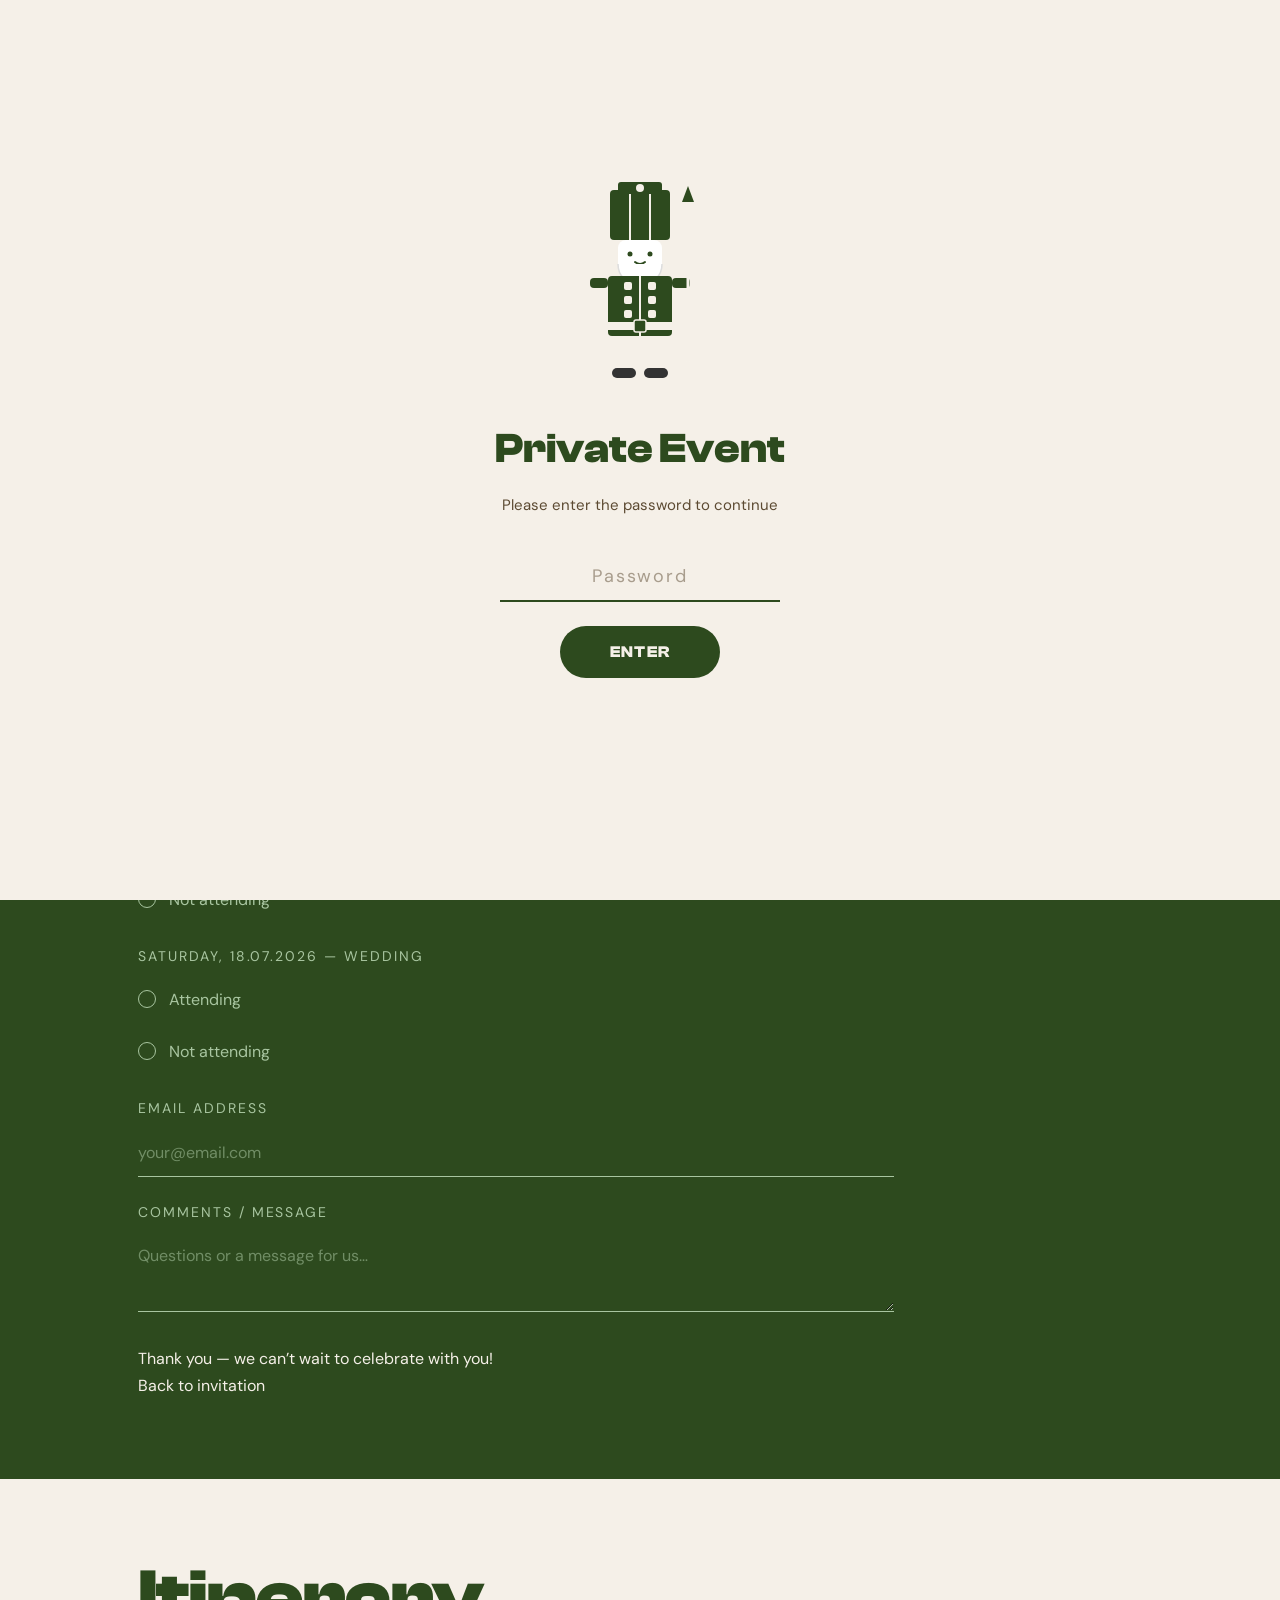
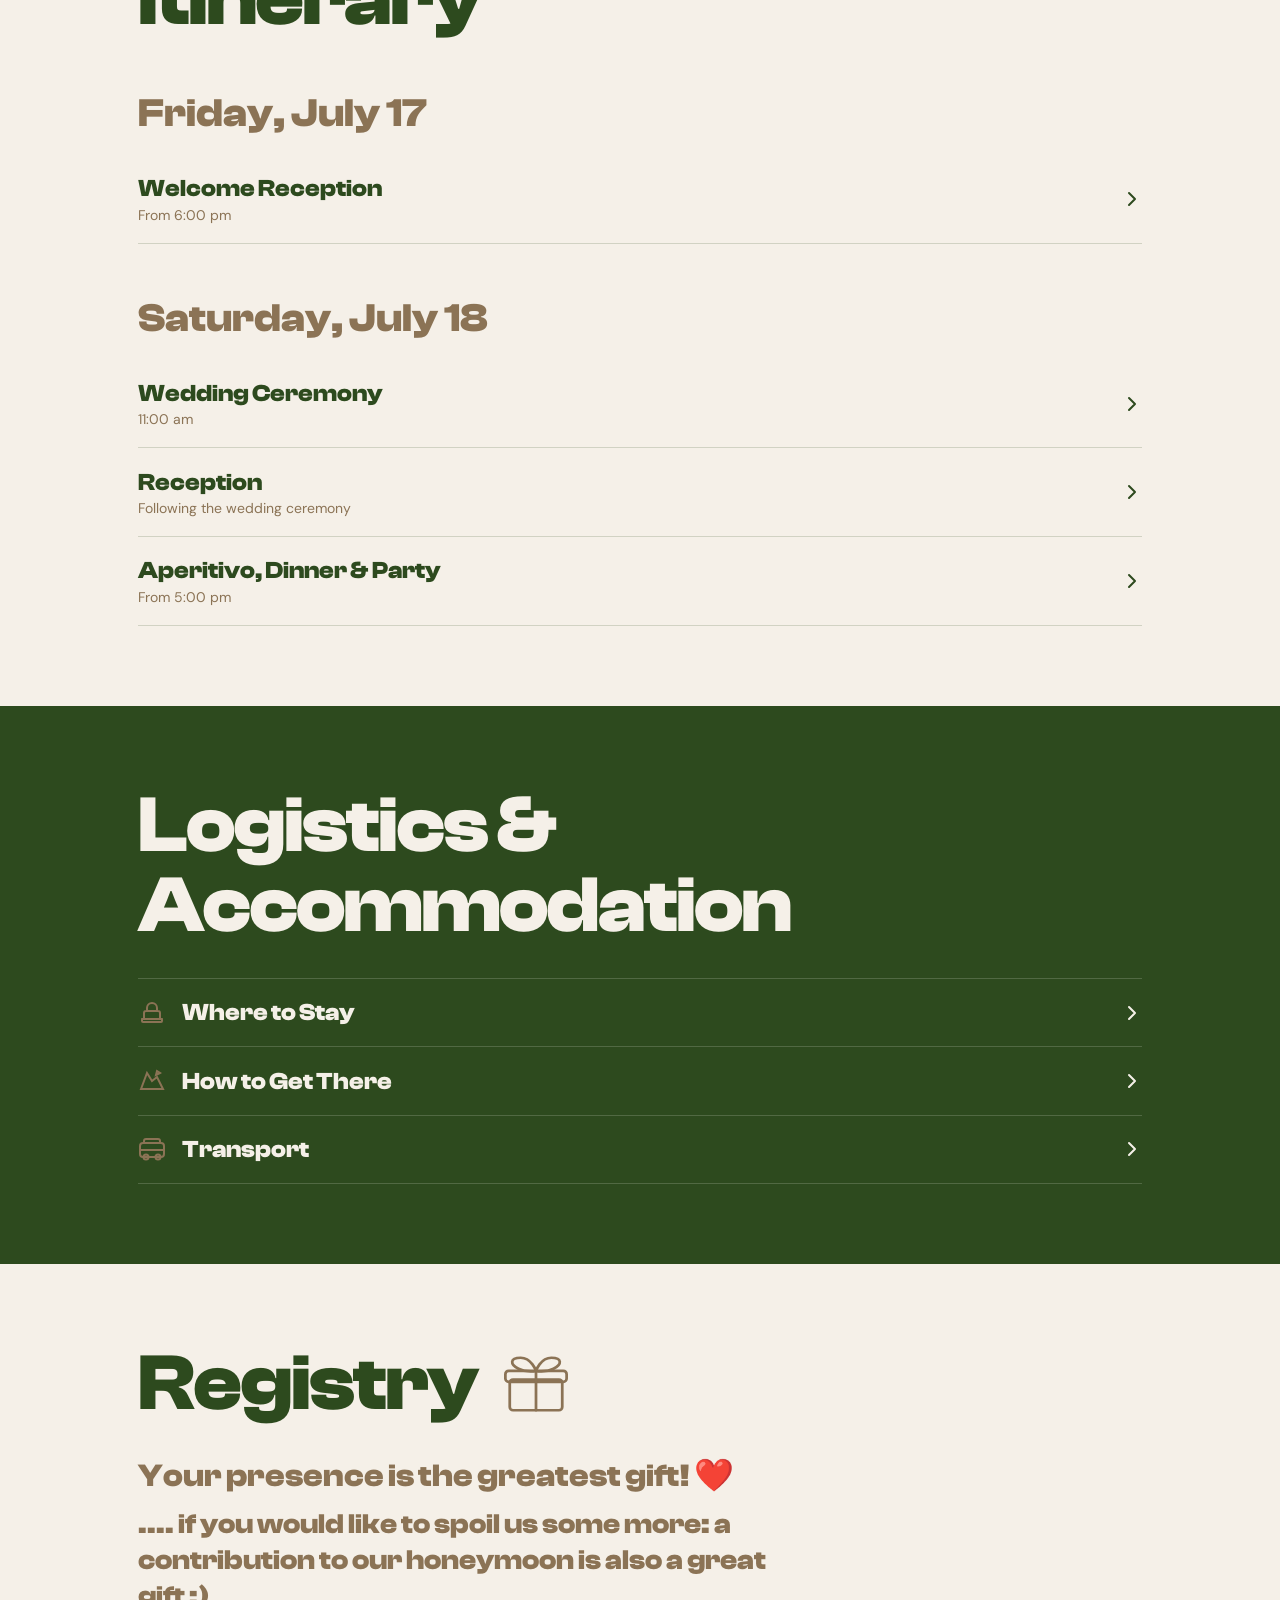
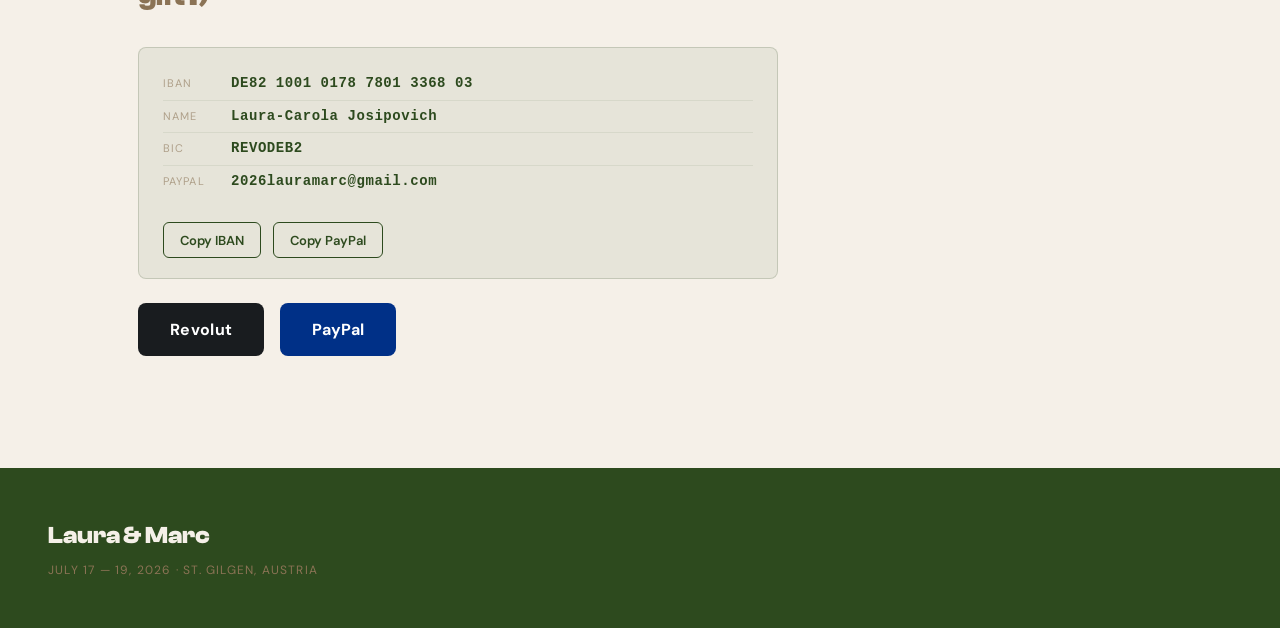
<file: index.html>
<!DOCTYPE html>
<html lang="en">
<head>
<meta charset="UTF-8">
<meta name="viewport" content="width=device-width, initial-scale=1.0">
<title>Laura &amp; Marc — July 2026</title>
<script src="color-config.js"></script>
<link rel="preconnect" href="https://fonts.googleapis.com">
<link rel="preconnect" href="https://fonts.gstatic.com" crossorigin>
<link href="https://fonts.googleapis.com/css2?family=DM+Sans:ital,wght@0,300;0,400;1,300;1,400&display=swap" rel="stylesheet">
<style>
@font-face {
  font-family: 'ClashDisplay';
  src: url('ClashDisplay_Complete/Fonts/WEB/fonts/ClashDisplay-Bold.woff2') format('woff2'),
       url('ClashDisplay_Complete/Fonts/WEB/fonts/ClashDisplay-Bold.woff') format('woff');
  font-weight: 700; font-display: swap;
}
@font-face {
  font-family: 'ClashDisplay';
  src: url('ClashDisplay_Complete/Fonts/WEB/fonts/ClashDisplay-Semibold.woff2') format('woff2'),
       url('ClashDisplay_Complete/Fonts/WEB/fonts/ClashDisplay-Semibold.woff') format('woff');
  font-weight: 600; font-display: swap;
}

*, *::before, *::after { margin: 0; padding: 0; box-sizing: border-box; }

:root {
  --display: 'ClashDisplay', sans-serif;
  --body: 'DM Sans', sans-serif;
  --nav-bg: #F5F0E8;
  --nav-text: #2D4A1E;
  --accent: #8B7355;
}

/* ===== SECTION SYSTEM ===== */
.section-hero      { --sec-bg:#F5F0E8; --sec-title:#2D4A1E; --sec-text:#5C4A32; --sec-border:rgba(45,74,30,0.15); }
.section-rsvp      { --sec-bg:#2D4A1E; --sec-title:#F5F0E8; --sec-text:#F5F0E8; --sec-input:#A8C5A0; --sec-border:rgba(245,240,232,0.2); }
.section-itinerary { --sec-bg:#F5F0E8; --sec-title:#2D4A1E; --sec-text:#5C4A32; --sec-border:rgba(45,74,30,0.15); }
.section-logistics { --sec-bg:#2D4A1E; --sec-title:#F5F0E8; --sec-text:#D9E8D2; --sec-border:rgba(245,240,232,0.2); }
.section-registry  { --sec-bg:#F5F0E8; --sec-title:#2D4A1E; --sec-text:#5C4A32; --sec-border:rgba(45,74,30,0.15); }

section { background: var(--sec-bg, #F5F0E8); color: var(--sec-text, #5C4A32); }

.section-inner {
  max-width: 1100px;
  margin: 0 auto;
  padding: 80px 48px;
}

/* Heart cursor — green on light sections */
html, body, a, button, label, input, textarea, select {
  cursor: url("data:image/svg+xml,%3Csvg xmlns='http://www.w3.org/2000/svg' width='24' height='24' viewBox='0 0 24 24'%3E%3Cpath d='M12 21C12 21 3 13.5 3 8.5C3 5.5 5.5 3 8 3C9.5 3 11 4 12 5.5C13 4 14.5 3 16 3C18.5 3 21 5.5 21 8.5C21 13.5 12 21 12 21Z' fill='%232D4A1E' stroke='%231a2e12' stroke-width='1' stroke-linecap='round' stroke-linejoin='round' transform='rotate(-8 12 12)'/%3E%3C/svg%3E") 12 12, auto;
}
/* Heart cursor — cream on dark (green) sections */
body.cursor-light, body.cursor-light * {
  cursor: url("data:image/svg+xml,%3Csvg xmlns='http://www.w3.org/2000/svg' width='24' height='24' viewBox='0 0 24 24'%3E%3Cpath d='M12 21C12 21 3 13.5 3 8.5C3 5.5 5.5 3 8 3C9.5 3 11 4 12 5.5C13 4 14.5 3 16 3C18.5 3 21 5.5 21 8.5C21 13.5 12 21 12 21Z' fill='%23F5F0E8' stroke='%232D4A1E' stroke-width='1' stroke-linecap='round' stroke-linejoin='round' transform='rotate(-8 12 12)'/%3E%3C/svg%3E") 12 12, auto !important;
}

html { scroll-behavior: smooth; scroll-padding-top: 70px; }

body {
  font-family: var(--body);
  background: #F5F0E8;
  font-size: 16px;
  line-height: 1.7;
  font-weight: 400;
  -webkit-font-smoothing: antialiased;
}

/* ===== NAV ===== */
nav {
  position: fixed;
  top: 0; left: 0; right: 0;
  z-index: 100;
  padding: 1.2rem 3rem;
  background: transparent;
  transition: background 0.3s;
}
nav.scrolled {
  background: rgba(245,240,232,0.96);
  backdrop-filter: blur(12px);
  -webkit-backdrop-filter: blur(12px);
}
.nav-inner {
  display: flex;
  align-items: center;
  justify-content: flex-end;
  gap: 2rem;
}
.nav-links { display: flex; gap: 2rem; list-style: none; align-items: center; }

.nav-link {
  font-family: var(--display);
  font-weight: 700;
  font-size: 15px;
  letter-spacing: 0.06em;
  text-transform: uppercase;
  color: var(--nav-text, #2D4A1E);
  cursor: pointer;
  text-decoration: none;
  position: relative;
  padding-bottom: 4px;
  white-space: nowrap;
}
.nav-link:hover { opacity: 0.65; }
.nav-link.active::after {
  content: '';
  position: absolute;
  bottom: 0; left: 50%; transform: translateX(-50%);
  width: 5px; height: 5px;
  background: var(--nav-text, #2D4A1E);
  border-radius: 50%;
}
.nav-game-link { display: flex !important; align-items: center; padding-bottom: 0 !important; transition: transform 0.2s; }
.nav-game-link:hover { transform: scale(1.15); opacity: 1; }

/* Lang toggle */
.lang-toggle { display: flex; align-items: center; gap: 3px; }
.lang-btn {
  font-family: var(--display);
  font-size: 12px; font-weight: 700;
  letter-spacing: 0.08em;
  padding: 3px 9px;
  border-radius: 20px;
  border: 1.5px solid var(--nav-text, #2D4A1E);
  background: transparent;
  color: var(--nav-text, #2D4A1E);
  cursor: pointer;
  transition: background 0.2s, color 0.2s, border-color 0.2s;
  min-height: 28px;
}
.lang-btn.active { background: var(--accent,#8B7355); border-color: var(--accent,#8B7355); color: #F5F0E8; }

/* Hamburger */
.nav-toggle { display: none; background: none; border: none; cursor: pointer; padding: 0.4rem; }
.nav-toggle span { display: block; width: 22px; height: 2px; background: var(--nav-text,#2D4A1E); margin: 5px 0; transition: background 0.2s; }

/* ===== GAME OVERLAY ===== */
.game-overlay { display: none; position: fixed; top:0;left:0;right:0;bottom:0; z-index:99; background:rgba(0,0,0,0.5); }
.game-overlay.active { display: block; }
.game-container { position:fixed; top:60px;left:0;right:0;bottom:0; z-index:99; display:none; }
.game-container.active { display: block; }
.game-container iframe { width:100%; height:100%; border:none; }
.game-close { position:fixed; top:70px;right:20px; z-index:101; background:#2D4A1E; color:#F5F0E8; border:none; width:36px;height:36px; border-radius:50%; font-size:20px; font-weight:700; cursor:pointer; display:none; align-items:center; justify-content:center; font-family:var(--body); transition:opacity 0.2s; }
.game-close:hover { opacity: 0.8; }
.game-close.active { display: flex; }

/* ===== PASSWORD SCREEN ===== */
.pw-screen { position:fixed; top:0;left:0;right:0;bottom:0; z-index:9999; background:#F5F0E8; display:flex; flex-direction:column; align-items:center; justify-content:center; text-align:center; padding:2rem; }
.pw-screen.hidden { display: none; }
.pw-beefeater { width:120px; height:auto; margin-bottom:2rem; }
.pw-title { font-family:var(--display); font-weight:700; font-size:clamp(28px,5vw,42px); color:#2D4A1E; margin-bottom:0.5rem; }
.pw-sub { font-family:var(--body); font-size:15px; color:#5C4A32; margin-bottom:2rem; }
.pw-input { width:280px; max-width:90vw; padding:0.8rem 1rem; border:none; border-bottom:2px solid #8B7355; background:transparent; font-family:var(--body); font-size:18px; color:#2D4A1E; text-align:center; outline:none; letter-spacing:0.1em; }
.pw-input:focus { border-color: #2D4A1E; }
.pw-input::placeholder { color: rgba(92,74,50,0.5); }
.pw-error { color:#2D4A1E; font-size:14px; margin-top:1rem; visibility:hidden; }
.pw-error.show { visibility: visible; }
.pw-btn {
  margin-top: 1.5rem;
  padding: 0.9rem 3rem;
  background: #2D4A1E;
  color: #F5F0E8;
  border: none;
  border-radius: 100px;
  font-family: var(--display);
  font-weight: 700;
  font-size: 16px;
  letter-spacing: 0.08em;
  text-transform: uppercase;
  min-height: 52px;
  min-width: 160px;
  cursor: pointer;
  transition: opacity 0.2s, transform 0.15s;
}
.pw-btn:hover { opacity: 0.85; }
.pw-btn:active { transform: scale(0.97); }

/* ===== HERO ===== */
.hero-inner { display:flex; align-items:flex-start; justify-content:space-between; gap:2rem; }
.hero-text { flex: 1; }
.hero-title { font-family:var(--display); font-weight:700; font-size:clamp(52px,12vw,140px); color:var(--sec-title); line-height:0.95; letter-spacing:-2px; }
.hero-sub { margin-top:1rem; font-family:var(--display); font-size:clamp(16px,2.5vw,24px); font-weight:400; color:var(--sec-text); }
.hero-photo { flex-shrink:0; margin-top:30px; }
.hero-photo img { width:clamp(170px,22vw,300px); height:auto; max-height:300px; border-radius:100px 100px 24px 24px; object-fit:cover; object-position:top; filter:drop-shadow(0 8px 30px rgba(0,0,0,0.2)); }

/* ===== SECTION HEADINGS ===== */
.section-heading { font-family:var(--display); font-weight:700; font-size:clamp(42px,8vw,80px); color:var(--sec-title); line-height:1; letter-spacing:-2px; margin-bottom:2rem; }

/* ===== LINK STYLES — globally clickable ===== */
/* Body links always underlined */
a { cursor: pointer; }
/* Standalone links (hotel, itinerary, logistics) */
.standalone-link {
  color: var(--sec-text);
  text-decoration: underline;
  text-decoration-thickness: 1px;
  text-underline-offset: 3px;
  transition: color 0.2s, opacity 0.2s;
  cursor: pointer;
}
.standalone-link:hover { color: var(--sec-title); opacity: 0.85; }
/* Arrow links */
.arrow-link {
  color: var(--sec-text);
  text-decoration: underline;
  text-decoration-thickness: 1px;
  text-underline-offset: 3px;
  cursor: pointer;
  transition: color 0.2s;
}
.arrow-link::after { content: ' →'; }
.arrow-link:hover { color: var(--sec-title); }

/* ===== FLOWER BLOB (sticker CTA) ===== */
.flower-blob {
  position: relative;
  width: 200px; height: 200px;
  display: inline-block;
  cursor: pointer;
  transition: transform 0.3s;
}
.flower-blob:hover { transform: scale(1.08) rotate(-4deg) translateY(-6px); }
.flower-blob svg { width:100%; height:100%; }
.flower-blob svg .blob-path { fill: var(--accent, #8B7355); }
.flower-blob svg .blob-text {
  font-family:var(--body); font-size:18px; font-weight:700;
  letter-spacing:0.1em; text-transform:uppercase; fill:#F5F0E8;
  text-anchor:middle; dominant-baseline:middle;
}
button.flower-blob { background:none; border:none; padding:0; }
button.flower-blob:disabled { opacity:0.4; cursor:not-allowed; transform:none; }

/* ===== BACK TO TOP (blob style) ===== */
.back-to-top {
  position: fixed;
  bottom: 24px; right: 24px;
  z-index: 200;
  width: 80px; height: 80px;
  opacity: 0; pointer-events: none;
  transition: opacity 0.3s, transform 0.2s;
  border: none; background: none; padding: 0;
  cursor: pointer;
  display: block;
}
.back-to-top.visible { opacity: 1; pointer-events: auto; }
.back-to-top:hover { transform: scale(1.05) rotate(-3deg) translateY(-6px); }
.back-to-top svg { width:100%; height:100%; }
.back-to-top .btt-path { fill: var(--accent, #8B7355); }
.back-to-top .btt-text { font-family:var(--body); font-size:28px; font-weight:700; fill: #F5F0E8; text-anchor:middle; dominant-baseline:middle; }

/* ===== RSVP FORM ===== */
.rsvp-row { display:flex; align-items:flex-start; gap:3rem; }
.rsvp-form-col { flex:1; }
.rsvp-blob-col { flex-shrink:0; display:flex; align-items:center; padding-top:2rem; position:sticky; top:100px; align-self:flex-start; }

.form-group { margin-bottom: 1.5rem; }
.form-label { display:block; font-family:var(--body); font-size:14px; font-weight:400; letter-spacing:0.14em; text-transform:uppercase; color:var(--sec-input, var(--sec-text)); margin-bottom:0.5rem; }
.form-input { width:100%; padding:0.8rem 0; border:none; border-bottom:1px solid var(--sec-input,var(--sec-text)); background:transparent; font-family:var(--body); font-size:16px; font-weight:400; color:var(--sec-input,var(--sec-text)); outline:none; transition:border-color 0.25s; -webkit-appearance:none; }
.form-input:focus { border-color: var(--sec-title); }
.form-input::placeholder { color:var(--sec-input,var(--sec-text)); opacity:0.55; }
textarea.form-input { resize:vertical; min-height:80px; border:none; border-bottom:1px solid var(--sec-input,var(--sec-text)); }

.radio-group { display:flex; flex-direction:column; gap:0.5rem; margin-top:0.3rem; }
.radio-option { display:flex; align-items:center; gap:0.8rem; cursor:pointer; padding:0.4rem 0; font-family:var(--body); font-size:16px; font-weight:400; color:var(--sec-input,var(--sec-text)); transition:color 0.2s; min-height:44px; }
.radio-option:hover { color: var(--sec-title); }
.radio-option input[type="radio"] { -webkit-appearance:none; appearance:none; width:18px; height:18px; border:1.5px solid var(--sec-input,var(--sec-text)); border-radius:50%; cursor:pointer; position:relative; flex-shrink:0; }
.radio-option input[type="radio"]:checked { border-color: var(--sec-title); }
.radio-option input[type="radio"]:checked::after { content:''; position:absolute; top:50%;left:50%;transform:translate(-50%,-50%); width:9px;height:9px; background:var(--sec-title); border-radius:50%; }
.radio-option.selected { color: var(--sec-title); }

.conditional-group { display:none; animation:fadeUp 0.3s ease; }
.conditional-group.visible { display: block; }
.dietary-input { margin-top:0.5rem; padding-left:1.8rem; display:none; animation:fadeUp 0.3s ease; }
.dietary-input.visible { display: block; }

@keyframes fadeUp { from { opacity:0; transform:translateY(8px); } to { opacity:1; transform:translateY(0); } }

.error-msg { color:var(--sec-title); font-size:14px; font-weight:400; margin-top:1rem; display:none; }

/* ===== SUCCESS OVERLAY (full-screen) ===== */
#successOverlay {
  position: fixed;
  top: 0; left: 0; right: 0; bottom: 0;
  z-index: 998; /* below confetti canvas (9999) */
  background: #2D4A1E;
  display: none;
  flex-direction: column;
  align-items: center;
  justify-content: center;
  text-align: center;
  padding: 2rem;
  overflow-y: auto;
  animation: fadeIn 0.45s ease;
}
#successOverlay.visible { display: flex; }
@keyframes fadeIn { from { opacity:0; } to { opacity:1; } }
.success-overlay-title {
  font-family: var(--display);
  font-weight: 700;
  font-size: clamp(42px, 9vw, 100px);
  color: #F5F0E8;
  line-height: 1.05;
  letter-spacing: -2px;
  margin-bottom: 2.5rem;
}
.success-overlay-back {
  font-family: var(--body);
  font-size: 15px;
  color: #8B7355;
  text-decoration: underline;
  text-underline-offset: 4px;
  text-decoration-thickness: 1px;
  cursor: pointer;
  background: none;
  border: none;
  padding: 0;
  transition: color 0.2s;
}
.success-overlay-back:hover { color: #F5F0E8; }

/* ===== ITINERARY ===== */
.itin-day-label { font-family:var(--display); font-weight:700; font-size:clamp(28px,4vw,40px); color:var(--sec-text); margin:2.5rem 0 0.5rem; }
.itin-day-label:first-child { margin-top: 0; }
.itin-accordion { border-bottom:1px solid var(--sec-border); }
.itin-accordion:first-of-type { border-top:1px solid var(--sec-border); }
.itin-trigger { display:flex; align-items:center; justify-content:space-between; width:100%; background:none; border:none; padding:1.2rem 0; cursor:pointer; text-align:left; min-height:56px; }
.itin-trigger-left { display:flex; flex-direction:column; gap:0.15rem; }
.itin-trigger-title { font-family:var(--display); font-weight:700; font-size:clamp(18px,3vw,24px); color:var(--sec-title); }
.itin-trigger-time { font-family:var(--body); font-size:14px; font-weight:400; color:var(--sec-text); }
.itin-arrow { width:20px; height:20px; flex-shrink:0; color:var(--sec-title); transition:transform 0.3s; }
.itin-accordion.open .itin-arrow { transform: rotate(90deg); }
.itin-body { display:none; padding:0 0 1.5rem 0; animation:fadeUp 0.3s ease; }
.itin-accordion.open .itin-body { display: block; }
.itin-body-content { display:flex; align-items:flex-start; gap:1.5rem; }
.itin-icon { width:80px; height:80px; flex-shrink:0; }
.itin-icon svg, .itin-icon img { width:100%; height:100%; }
.itin-details { flex:1; }
.itin-detail-text { font-family:var(--body); font-size:15px; font-weight:400; color:var(--sec-text); line-height:1.6; }
.itin-detail-text a { color:var(--sec-text); text-decoration:underline; text-underline-offset:3px; text-decoration-thickness:1px; cursor:pointer; transition:color 0.2s; }
.itin-detail-text a:hover { color: var(--sec-title); }
.itin-dress { font-family:var(--body); font-size:13px; font-weight:400; font-style:italic; color:var(--sec-text); margin-top:0.4rem; opacity:0.85; }

/* ===== LOGISTICS ===== */
.log-accordion { border-bottom:1px solid var(--sec-border); }
.log-accordion:first-of-type { border-top:1px solid var(--sec-border); }
.log-trigger { display:flex; align-items:center; justify-content:space-between; width:100%; background:none; border:none; padding:1.2rem 0; cursor:pointer; font-family:var(--display); font-weight:700; font-size:clamp(18px,3vw,24px); color:var(--sec-text); text-align:left; min-height:56px; }
.log-trigger-left { display:flex; align-items:center; gap:1rem; }
.log-trigger-left svg { width:28px; height:28px; flex-shrink:0; color:var(--accent, #8B7355); }
.log-arrow { width:20px; height:20px; flex-shrink:0; color:var(--sec-title); transition:transform 0.3s; }
.log-accordion.open .log-arrow { transform: rotate(90deg); }
.log-body { display:none; padding:0 0 1.5rem 2.8rem; animation:fadeUp 0.3s ease; }
.log-accordion.open .log-body { display: block; }
.log-text { font-family:var(--body); font-size:15px; font-weight:400; color:var(--sec-text); line-height:1.8; margin-bottom:0.8rem; }
.hotel-list { margin-top:0.5rem; }
.hotel-entry { padding:0.5rem 0; }
.hotel-entry a { font-family:var(--body); font-size:15px; font-weight:400; color:var(--sec-text); text-decoration:underline; text-underline-offset:3px; text-decoration-thickness:1px; cursor:pointer; transition:color 0.2s; }
.hotel-entry a:hover { color: var(--sec-title); }
.hotel-entry .hotel-addr { font-size:13px; font-weight:400; color:var(--sec-text); opacity:0.75; margin-top:0.2rem; }

/* ===== REGISTRY ===== */
.registry-area { max-width: 640px; }
.registry-lead { font-family:var(--display); font-weight:700; font-size:clamp(22px,3.5vw,32px); color:var(--accent, #8B7355); line-height:1.25; margin-bottom:0.6rem; }
.registry-secondary { font-family:var(--display); font-weight:700; font-size:clamp(20px,3vw,28px); color:var(--accent, #8B7355); line-height:1.3; margin-bottom:2rem; }
.registry-note { font-family:var(--body); font-size:16px; font-weight:400; color:var(--sec-text); line-height:1.7; margin-bottom:2rem; }

/* Payment buttons */
.payment-buttons { display:flex; flex-wrap:wrap; gap:1rem; margin:1.5rem 0 2rem; }
.payment-btn {
  display: inline-flex;
  align-items: center; justify-content: center;
  min-height: 52px;
  padding: 0.8rem 2rem;
  border-radius: 8px;
  font-family: var(--body);
  font-size: 16px; font-weight: 700;
  color: #fff;
  text-decoration: none;
  cursor: pointer;
  transition: transform 0.15s, opacity 0.15s, box-shadow 0.15s;
  letter-spacing: 0.02em;
  border: none;
}
.payment-btn:hover { transform: scale(1.03); box-shadow: 0 4px 16px rgba(0,0,0,0.18); }
.payment-btn:active { transform: scale(0.98); }
.revolut-btn { background: #191C1F; }
.paypal-btn { background: #003087; }

/* IBAN box */
.iban-box {
  background: rgba(45,74,30,0.07);
  border: 1.5px solid rgba(45,74,30,0.18);
  border-radius: 8px;
  padding: 1.25rem 1.5rem;
  margin-bottom: 0.75rem;
  font-family: 'Courier New', 'Courier', monospace;
}
.iban-row { display:flex; gap:1rem; padding:0.25rem 0; align-items:baseline; }
.iban-row + .iban-row { border-top: 1px solid rgba(45,74,30,0.08); }
.iban-lbl { font-size:11px; letter-spacing:0.1em; text-transform:uppercase; color:var(--sec-text); opacity:0.6; min-width:52px; font-family:var(--body); flex-shrink:0; }
.iban-val { font-size:14px; color:var(--sec-title); font-weight:600; letter-spacing:0.04em; word-break:break-all; }
.copy-btn {
  display: inline-flex; align-items: center;
  margin-top: 0.75rem;
  background: transparent;
  border: 1.5px solid var(--sec-title);
  color: var(--sec-title);
  font-family: var(--body); font-size: 13px; font-weight: 600;
  padding: 8px 16px; border-radius: 6px;
  cursor: pointer; min-height: 36px;
  transition: background 0.2s, color 0.2s;
}
.copy-btn:hover { background:var(--sec-title); color:var(--sec-bg); }
.registry-ref { font-family:var(--body); font-size:13px; color:var(--sec-text); opacity:0.75; margin-top:0.5rem; }

/* ===== FOOTER ===== */
footer { padding:3rem 48px; border-top:none; background:#2D4A1E; }
.footer-names { font-family:var(--display); font-weight:700; font-size:24px; color:#F5F0E8; margin-bottom:0.2rem; }
.footer-sub { font-family:var(--body); font-size:12px; font-weight:400; letter-spacing:0.1em; text-transform:uppercase; color:#8B7355; opacity:1; }

/* ===== MOBILE ===== */
@media (max-width: 640px) {
  /* Nav */
  nav { padding: 0.9rem 1.2rem; }
  .nav-toggle { display: block; }
  .nav-links {
    display: none;
    flex-direction: column;
    position: absolute; top: 100%; left: 0; right: 0;
    background: #F5F0E8;
    padding: 1.2rem 1.5rem;
    gap: 0.8rem;
    box-shadow: 0 8px 24px rgba(0,0,0,0.08);
  }
  .nav-links.open { display: flex; }
  .nav-link { font-size: 16px; padding: 0.3rem 0; }
  .lang-toggle { padding: 0.3rem 0; }
  .lang-btn { min-height: 36px; font-size: 14px; padding: 6px 14px; }

  /* Sections */
  .section-inner { padding: 48px 20px; }

  /* Hero */
  .hero-inner { flex-direction: column; gap: 1.5rem; }
  .hero-text { text-align: left; }
  .hero-photo { margin-top: 0; align-self: flex-start; }
  .hero-photo img { width: clamp(130px, 38vw, 180px); max-height: 200px; }

  /* Section heading */
  .section-heading { font-size: clamp(36px, 10vw, 56px); margin-bottom: 1.5rem; }

  /* RSVP */
  .rsvp-row { flex-direction: column; gap: 1.5rem; }
  .rsvp-blob-col { position: static; padding-top: 0; align-self: flex-start; }
  .flower-blob { width: 160px; height: 160px; }

  /* Form */
  .form-input { font-size: 16px; } /* prevents iOS zoom */
  .radio-option { font-size: 15px; min-height: 48px; }

  /* Itinerary */
  .itin-body-content { flex-direction: column; gap: 0.75rem; }
  .itin-icon { width: 60px; height: 60px; }

  /* Logistics */
  .log-body { padding-left: 0; }

  /* Registry */
  .payment-buttons { flex-direction: column; }
  .payment-btn { width: 100%; }
  .iban-box { padding: 1rem; }
  .iban-row { flex-direction: column; gap: 0.15rem; }
  .iban-val { font-size: 13px; }

  /* Footer */
  footer { padding: 2.5rem 20px; }

  /* Back to top */
  .back-to-top { width: 64px; height: 64px; bottom: 16px; right: 16px; }
}

@media (max-width: 430px) {
  .hero-title { font-size: clamp(44px, 13vw, 80px); }
  .section-inner { padding: 40px 16px; }
}
</style>
</head>
<body>

<!-- Password Screen -->
<div class="pw-screen" id="pwScreen">
  <svg class="pw-beefeater" viewBox="0 0 120 200" fill="none">
    <rect x="30" y="8" width="60" height="50" rx="4" fill="#2D4A1E"/>
    <rect x="38" y="0" width="44" height="12" rx="3" fill="#2D4A1E"/>
    <line x1="50" y1="12" x2="50" y2="58" stroke="#F5F0E8" stroke-width="2"/>
    <line x1="70" y1="12" x2="70" y2="58" stroke="#F5F0E8" stroke-width="2"/>
    <circle cx="60" cy="6" r="4" fill="#F5F0E8"/>
    <rect x="38" y="58" width="44" height="36" rx="8" fill="#ffffff"/>
    <circle cx="50" cy="72" r="2.5" fill="#2D4A1E"/>
    <circle cx="70" cy="72" r="2.5" fill="#2D4A1E"/>
    <path d="M55 80 Q60 84 65 80" stroke="#2D4A1E" stroke-width="2" fill="none" stroke-linecap="round"/>
    <path d="M38 82 Q38 100 60 102 Q82 100 82 82" fill="#fff" stroke="#ddd" stroke-width="1.5"/>
    <rect x="28" y="94" width="64" height="60" rx="4" fill="#2D4A1E"/>
    <line x1="60" y1="94" x2="60" y2="154" stroke="#F5F0E8" stroke-width="2"/>
    <rect x="44" y="100" width="8" height="8" rx="2" fill="#F5F0E8"/>
    <rect x="68" y="100" width="8" height="8" rx="2" fill="#F5F0E8"/>
    <rect x="44" y="114" width="8" height="8" rx="2" fill="#F5F0E8"/>
    <rect x="68" y="114" width="8" height="8" rx="2" fill="#F5F0E8"/>
    <rect x="44" y="128" width="8" height="8" rx="2" fill="#F5F0E8"/>
    <rect x="68" y="128" width="8" height="8" rx="2" fill="#F5F0E8"/>
    <rect x="28" y="140" width="64" height="8" fill="#F5F0E8"/>
    <rect x="54" y="138" width="12" height="12" rx="2" fill="#2D4A1E" stroke="#F5F0E8" stroke-width="1.5"/>
    <rect x="34" y="154" width="20" height="36" rx="3" fill="#F5F0E8"/>
    <rect x="66" y="154" width="20" height="36" rx="3" fill="#F5F0E8"/>
    <rect x="32" y="186" width="24" height="10" rx="5" fill="#333"/>
    <rect x="64" y="186" width="24" height="10" rx="5" fill="#333"/>
    <rect x="10" y="96" width="18" height="10" rx="4" fill="#2D4A1E"/>
    <rect x="92" y="96" width="18" height="10" rx="4" fill="#2D4A1E"/>
    <line x1="108" y1="20" x2="108" y2="180" stroke="#F5F0E8" stroke-width="3"/>
    <path d="M102 20 L108 4 L114 20 Z" fill="#2D4A1E"/>
  </svg>
  <div class="pw-title" data-i18n="pw.title">Private Event</div>
  <div class="pw-sub" data-i18n="pw.sub">Please enter the password to continue</div>
  <input type="password" class="pw-input" id="pwInput" placeholder="Password" onkeydown="if(event.key==='Enter')checkPw()" autofocus>
  <button class="pw-btn" onclick="checkPw()">Enter</button>
  <div class="pw-error" id="pwError" data-i18n="pw.error">Incorrect password. Try again.</div>
</div>

<!-- Nav -->
<nav id="mainNav">
  <div class="nav-inner">
    <button class="nav-toggle" id="navToggle" aria-label="Menu">
      <span></span><span></span><span></span>
    </button>
    <ul class="nav-links" id="navLinks">
      <li><a class="nav-link active" href="#sec-hero" data-section="sec-hero" data-i18n="nav.invitation">Invitation</a></li>
      <li><a class="nav-link" href="#sec-itinerary" data-section="sec-itinerary" data-i18n="nav.itinerary">Itinerary</a></li>
      <li><a class="nav-link" href="#sec-logistics" data-section="sec-logistics" data-i18n="nav.logistics">Logistics &amp; Accommodation</a></li>
      <li><a class="nav-link" href="#sec-registry" data-section="sec-registry" data-i18n="nav.registry">Registry</a></li>
      <li>
        <div class="lang-toggle">
          <button class="lang-btn active" id="btnEN" onclick="setLang('en')">EN</button>
          <button class="lang-btn" id="btnDE" onclick="setLang('de')">DE</button>
        </div>
      </li>
      <li><a class="nav-link nav-game-link" id="gameNavLink" onclick="toggleGame(); return false;" href="#" title="Play the game!" style="font-size:22px;line-height:1;padding-bottom:0;">&#127918;</a></li>
    </ul>
  </div>
</nav>

<!-- ============ HERO ============ -->
<section id="sec-hero" class="section-hero">
  <div class="section-inner">
    <div class="hero-inner">
      <div class="hero-text">
        <h1 class="hero-title">Laura &amp; Marc</h1>
        <p class="hero-sub" data-i18n="hero.sub">17 July &mdash; 19 July 2026 &middot; St. Gilgen, Austria</p>
      </div>
      <div class="hero-photo">
        <img src="photo_new_new.png" alt="Laura &amp; Marc">
      </div>
    </div>
  </div>
</section>

<!-- ============ RSVP ============ -->
<section id="sec-rsvp" class="section-rsvp">
  <div class="section-inner">
    <h2 class="section-heading" data-i18n="rsvp.heading">RSVP</h2>

    <form id="rsvpForm" onsubmit="submitRSVP(event)">
      <div class="rsvp-row">
        <div class="rsvp-form-col">

          <div class="form-group">
            <label class="form-label" data-i18n="rsvp.names">Name(s)</label>
            <input type="text" class="form-input" id="rsvpNames" data-i18n-placeholder="rsvp.names.placeholder" placeholder="First and last name(s)" required>
          </div>

          <div class="form-group">
            <label class="form-label" data-i18n="rsvp.friday">Friday, 17.07.2026 &mdash; Get Together</label>
            <div class="radio-group">
              <label class="radio-option" onclick="pickEvent('friday','attending')">
                <input type="radio" name="friday" value="attending">
                <span data-i18n="rsvp.attending">Attending</span>
              </label>
              <label class="radio-option" onclick="pickEvent('friday','not_attending')">
                <input type="radio" name="friday" value="not_attending">
                <span data-i18n="rsvp.not_attending">Not attending</span>
              </label>
            </div>
          </div>

          <div class="form-group">
            <label class="form-label" data-i18n="rsvp.saturday">Saturday, 18.07.2026 &mdash; Wedding</label>
            <div class="radio-group">
              <label class="radio-option" onclick="pickEvent('saturday','attending')">
                <input type="radio" name="saturday" value="attending">
                <span data-i18n="rsvp.attending">Attending</span>
              </label>
              <label class="radio-option" onclick="pickEvent('saturday','not_attending')">
                <input type="radio" name="saturday" value="not_attending">
                <span data-i18n="rsvp.not_attending">Not attending</span>
              </label>
            </div>
          </div>

          <div class="form-group">
            <label class="form-label" data-i18n="rsvp.email">Email Address <span style="text-transform:none;letter-spacing:0;opacity:0.7;" data-i18n="rsvp.email.optional">(optional)</span></label>
            <input type="email" class="form-input" id="rsvpEmail" data-i18n-placeholder="rsvp.email.placeholder" placeholder="your@email.com">
          </div>

          <div class="conditional-group" id="foodGroup">
            <div class="form-group">
              <label class="form-label" data-i18n="rsvp.food">Food Preference</label>
              <div class="radio-group">
                <label class="radio-option" onclick="pickFood(this,'meat')">
                  <input type="radio" name="food" value="meat">
                  <span data-i18n="rsvp.meat">Meat</span>
                </label>
                <label class="radio-option" onclick="pickFood(this,'fish')">
                  <input type="radio" name="food" value="fish">
                  <span data-i18n="rsvp.fish">Fish</span>
                </label>
                <label class="radio-option" onclick="pickFood(this,'vegetarian')">
                  <input type="radio" name="food" value="vegetarian">
                  <span data-i18n="rsvp.vegetarian">Vegetarian</span>
                </label>
                <label class="radio-option" onclick="pickFood(this,'dietary')">
                  <input type="radio" name="food" value="dietary">
                  <span data-i18n="rsvp.dietary">Dietary restrictions</span>
                </label>
              </div>
              <div class="dietary-input" id="dietaryInput">
                <input type="text" class="form-input" id="dietaryText" data-i18n-placeholder="rsvp.dietary.placeholder" placeholder="Please specify your dietary restrictions">
              </div>
            </div>
          </div>

          <div class="form-group">
            <label class="form-label" data-i18n="rsvp.comments">Comments / Message</label>
            <textarea class="form-input" id="rsvpMsg" data-i18n-placeholder="rsvp.comments.placeholder" placeholder="Questions or a message for us..."></textarea>
          </div>

          <div class="error-msg" id="errorMsg"></div>
        </div>

        <div class="rsvp-blob-col">
          <button type="submit" class="flower-blob" id="submitBtn" style="transform:rotate(3deg)">
            <svg viewBox="0 0 200 200">
              <path class="blob-path" d="M100,8 C108,8 115,22 118,30 C122,22 132,12 140,14 C148,16 152,28 148,38 C156,34 168,30 174,36 C180,42 178,56 172,64 C180,66 192,72 192,82 C192,92 180,98 172,98 C178,104 184,116 180,124 C176,132 164,134 156,128 C158,138 156,150 148,154 C140,158 130,150 124,142 C122,150 116,162 108,164 C100,166 92,158 88,148 C84,156 74,164 66,162 C58,160 52,148 54,138 C46,144 34,148 28,142 C22,136 24,124 30,116 C22,114 12,106 10,98 C8,90 16,80 24,76 C18,70 12,58 16,50 C20,42 32,38 40,42 C38,34 40,22 48,18 C56,14 66,22 72,30 C76,22 84,10 92,8 C96,7 100,8 100,8 Z"/>
              <text class="blob-text" x="100" y="108" data-i18n="rsvp.send">SEND</text>
            </svg>
          </button>
        </div>
      </div>
    </form>

    <div class="success-msg" id="successMsg">
      <div class="success-title" data-i18n="rsvp.success">Thank you &mdash;<br>we can&rsquo;t wait to celebrate with you!</div>
      <a class="back-link" onclick="backToInvitation()" data-i18n="rsvp.back">Back to invitation</a>
    </div>
  </div>
</section>

<!-- ============ ITINERARY ============ -->
<section id="sec-itinerary" class="section-itinerary">
  <div class="section-inner">
    <h2 class="section-heading" data-i18n="itin.heading">Itinerary</h2>

    <div class="itin-day-label" data-i18n="itin.friday">Friday, July 17</div>

    <div class="itin-accordion">
      <button class="itin-trigger" onclick="toggleItin(this)">
        <div class="itin-trigger-left">
          <span class="itin-trigger-title" data-i18n="itin.welcome">Welcome Reception</span>
          <span class="itin-trigger-time" data-i18n="itin.welcome.time">From 6:00 pm</span>
        </div>
        <svg class="itin-arrow" viewBox="0 0 20 20" fill="none"><path d="M7 4l6 6-6 6" stroke="currentColor" stroke-width="2" stroke-linecap="round" stroke-linejoin="round"/></svg>
      </button>
      <div class="itin-body">
        <div class="itin-body-content">
          <div class="itin-icon"><img src="01_get_together_bavarian_picasso.svg" alt=""></div>
          <div class="itin-details">
            <div class="itin-detail-text"><a href="https://billroth.at/" target="_blank" rel="noopener">Seehotel Billroth</a><br>Billrothstra&szlig;e 2, 5340 St. Gilgen</div>
            <div class="itin-dress" data-i18n="itin.welcome.dress">Dress code: Tracht</div>
          </div>
        </div>
      </div>
    </div>

    <div class="itin-day-label" data-i18n="itin.saturday">Saturday, July 18</div>

    <div class="itin-accordion">
      <button class="itin-trigger" onclick="toggleItin(this)">
        <div class="itin-trigger-left">
          <span class="itin-trigger-title" data-i18n="itin.ceremony">Wedding Ceremony</span>
          <span class="itin-trigger-time" data-i18n="itin.ceremony.time">11:00 am</span>
        </div>
        <svg class="itin-arrow" viewBox="0 0 20 20" fill="none"><path d="M7 4l6 6-6 6" stroke="currentColor" stroke-width="2" stroke-linecap="round" stroke-linejoin="round"/></svg>
      </button>
      <div class="itin-body">
        <div class="itin-body-content">
          <div class="itin-icon"><img src="02_ceremony_church.svg" alt=""></div>
          <div class="itin-details">
            <div class="itin-detail-text"><a href="https://www.google.com/maps/search/?api=1&query=Pfarrkirche+St.+Gilgen" target="_blank" rel="noopener">Parish Church St. Gilgen</a><br>Ischlerstra&szlig;e 1, 5340 St. Gilgen</div>
            <div class="itin-dress" data-i18n="itin.ceremony.dress">Dress code: Suit / Summer Formal</div>
          </div>
        </div>
      </div>
    </div>

    <div class="itin-accordion">
      <button class="itin-trigger" onclick="toggleItin(this)">
        <div class="itin-trigger-left">
          <span class="itin-trigger-title" data-i18n="itin.reception">Reception</span>
          <span class="itin-trigger-time" data-i18n="itin.reception.time">Following the wedding ceremony</span>
        </div>
        <svg class="itin-arrow" viewBox="0 0 20 20" fill="none"><path d="M7 4l6 6-6 6" stroke="currentColor" stroke-width="2" stroke-linecap="round" stroke-linejoin="round"/></svg>
      </button>
      <div class="itin-body">
        <div class="itin-body-content">
          <div class="itin-icon"><img src="03_reception_champagne_picasso.svg" alt=""></div>
          <div class="itin-details">
            <div class="itin-detail-text"><a href="https://billroth.at/" target="_blank" rel="noopener">Seehotel Billroth</a><br>Billrothstra&szlig;e 2, 5340 St. Gilgen</div>
            <div class="itin-dress" data-i18n="itin.reception.dress">Dress code: Suit / Summer Formal</div>
          </div>
        </div>
      </div>
    </div>

    <div class="itin-accordion">
      <button class="itin-trigger" onclick="toggleItin(this)">
        <div class="itin-trigger-left">
          <span class="itin-trigger-title" data-i18n="itin.dinner">Aperitivo, Dinner &amp; Party</span>
          <span class="itin-trigger-time" data-i18n="itin.dinner.time">From 5:00 pm</span>
        </div>
        <svg class="itin-arrow" viewBox="0 0 20 20" fill="none"><path d="M7 4l6 6-6 6" stroke="currentColor" stroke-width="2" stroke-linecap="round" stroke-linejoin="round"/></svg>
      </button>
      <div class="itin-body">
        <div class="itin-body-content">
          <div class="itin-icon"><img src="01_get_together_bavarian.svg" alt=""></div>
          <div class="itin-details">
            <div class="itin-detail-text"><a href="https://www.google.com/maps/search/?api=1&query=Ansitz+Wartenfels+Thalgau" target="_blank" rel="noopener">Ansitz Wartenfels</a><br>Vordereggstra&szlig;e 30, 5303 Thalgau</div>
            <div class="itin-dress" data-i18n="itin.dinner.dress">Dress code: Black Tie</div>
          </div>
        </div>
      </div>
    </div>

  </div>
</section>

<!-- ============ LOGISTICS ============ -->
<section id="sec-logistics" class="section-logistics">
  <div class="section-inner">
    <h2 class="section-heading" data-i18n="log.heading">Logistics &amp; Accommodation</h2>

    <!-- Where to Stay -->
    <div class="log-accordion">
      <button class="log-trigger" onclick="toggleAccordion(this)">
        <div class="log-trigger-left">
          <svg viewBox="0 0 28 28" fill="none" stroke="currentColor" stroke-width="2" stroke-linecap="round"><path d="M4 20h20M6 20v-6a2 2 0 012-2h12a2 2 0 012 2v6M9 12V9a5 5 0 0110 0v3"/><rect x="4" y="20" width="20" height="3" rx="1"/></svg>
          <span data-i18n="log.stay">Where to Stay</span>
        </div>
        <svg class="log-arrow" viewBox="0 0 20 20"><path d="M7 4l6 6-6 6" stroke="currentColor" stroke-width="2" fill="none" stroke-linecap="round" stroke-linejoin="round"/></svg>
      </button>
      <div class="log-body">
        <p class="log-text" data-i18n="log.stay.intro">We recommend the following hotels in St. Gilgen.</p>
        <div class="hotel-list">
          <div class="hotel-entry">
            <a href="https://billroth.at/" target="_blank" rel="noopener">Seehotel Billroth</a>
            <div class="hotel-addr">Billrothstra&szlig;e 2, 5340 St. Gilgen &middot; +43 6227 2217</div>
          </div>
          <div class="hotel-entry">
            <a href="https://gasthofzurpost.at/" target="_blank" rel="noopener">Hotel Gasthof zur Post</a>
            <div class="hotel-addr">Mozartpl. 8, 5340 St. Gilgen &middot; +43 6227 2157</div>
          </div>
          <div class="hotel-entry">
            <a href="https://www.hotel-kendler.at/" target="_blank" rel="noopener">Hotel Kendler St. Gilgen</a>
            <div class="hotel-addr">Kirchenpl. 3, 5340 St. Gilgen &middot; +43 6227 2223</div>
          </div>
          <div class="hotel-entry">
            <a href="https://hotelradetzky.at/" target="_blank" rel="noopener">Hotel Radetzky</a>
            <div class="hotel-addr">Radetzkystra&szlig;e 1, 5340 St. Gilgen</div>
          </div>
        </div>
        <p class="log-text" style="margin-top:1rem;font-style:italic;opacity:0.75;" data-i18n="log.stay.note">St. Gilgen is a small, beautiful and charming village by the lake. There are many more hotels and B&amp;Bs, and most are within walking distance of the wedding location and church.</p>
      </div>
    </div>

    <!-- How to Get There -->
    <div class="log-accordion">
      <button class="log-trigger" onclick="toggleAccordion(this)">
        <div class="log-trigger-left">
          <svg viewBox="0 0 28 28" fill="none" stroke="currentColor" stroke-width="2" stroke-linecap="round"><path d="M3 22l6-16 5 8 5-4 6 12H3z"/><path d="M22 6l-4 2 1-4 3 2z"/></svg>
          <span data-i18n="log.travel">How to Get There</span>
        </div>
        <svg class="log-arrow" viewBox="0 0 20 20"><path d="M7 4l6 6-6 6" stroke="currentColor" stroke-width="2" fill="none" stroke-linecap="round" stroke-linejoin="round"/></svg>
      </button>
      <div class="log-body">
        <p class="log-text" data-i18n="log.travel.desc">St. Gilgen can be reached by train or car from Vienna and Munich. There are also direct flights to Salzburg. From Salzburg, it is approximately 40 minutes by car.</p>
        <p class="log-text" style="margin-top:0.5rem;"><a href="https://www.google.com/maps/place/St.+Gilgen,+Austria" target="_blank" rel="noopener" class="arrow-link" data-i18n="log.maps">View St. Gilgen on Google Maps</a></p>
      </div>
    </div>

    <!-- Transport & Shuttle -->
    <div class="log-accordion">
      <button class="log-trigger" onclick="toggleAccordion(this)">
        <div class="log-trigger-left">
          <svg viewBox="0 0 28 28" fill="none" stroke="currentColor" stroke-width="2" stroke-linecap="round"><rect x="2" y="8" width="24" height="14" rx="3"/><circle cx="8" cy="22" r="2.5"/><circle cx="20" cy="22" r="2.5"/><path d="M2 15h24"/><path d="M6 8V6a2 2 0 012-2h12a2 2 0 012 2v2"/></svg>
          <span data-i18n="log.transport">Transport</span>
        </div>
        <svg class="log-arrow" viewBox="0 0 20 20"><path d="M7 4l6 6-6 6" stroke="currentColor" stroke-width="2" fill="none" stroke-linecap="round" stroke-linejoin="round"/></svg>
      </button>
      <div class="log-body">
        <p class="log-text" data-i18n="log.transport.depart">Shuttles depart from Seehotel Billroth at 5:00 pm on Saturday, July 18th.</p>
        <p class="log-text" data-i18n="log.transport.desc">We will provide a shuttle service to and from the evening venue on Saturday, July 18th. There will be regular shuttles from the evening location back to St. Gilgen throughout the night.</p>
      </div>
    </div>
  </div>
</section>

<!-- ============ REGISTRY ============ -->
<section id="sec-registry" class="section-registry">
  <div class="section-inner">
    <div style="display:flex;align-items:center;gap:1.5rem;margin-bottom:2rem;">
      <h2 class="section-heading" style="margin-bottom:0;" data-i18n="reg.heading">Registry</h2>
      <svg viewBox="0 0 64 64" width="70" height="70" fill="none" stroke="var(--accent, #8B7355)" stroke-width="2.5" stroke-linecap="round" stroke-linejoin="round" style="flex-shrink:0;">
        <rect x="8" y="28" width="48" height="28" rx="3"/>
        <rect x="4" y="20" width="56" height="10" rx="3"/>
        <line x1="32" y1="20" x2="32" y2="56"/>
        <path d="M32 20c0 0-4-12-14-12s-10 6-2 10 16 2 16 2"/>
        <path d="M32 20c0 0 4-12 14-12s10 6 2 10-16 2-16 2"/>
      </svg>
    </div>

    <div class="registry-area">
      <p class="registry-lead" data-i18n="reg.text1">Your presence is the greatest gift! &#10084;&#65039;</p>
      <p class="registry-secondary" data-i18n="reg.text2">.... if you would like to spoil us some more: a contribution to our honeymoon is also a great gift :)</p>

      <!-- IBAN + PayPal box -->
      <div class="iban-box">
        <div class="iban-row">
          <span class="iban-lbl">IBAN</span>
          <span class="iban-val" id="ibanValue">DE82 1001 0178 7801 3368 03</span>
        </div>
        <div class="iban-row">
          <span class="iban-lbl">Name</span>
          <span class="iban-val">Laura-Carola Josipovich</span>
        </div>
        <div class="iban-row">
          <span class="iban-lbl">BIC</span>
          <span class="iban-val">REVODEB2</span>
        </div>
        <div class="iban-row">
          <span class="iban-lbl">PayPal</span>
          <span class="iban-val" id="paypalValue">2026lauramarc@gmail.com</span>
        </div>
        <div style="display:flex;gap:0.75rem;flex-wrap:wrap;margin-top:0.75rem;">
          <button class="copy-btn" id="copyIban" onclick="copyIBAN()" data-i18n="reg.copy">Copy IBAN</button>
          <button class="copy-btn" id="copyPaypal" onclick="copyPayPal()" data-i18n="reg.copyPaypal">Copy PayPal</button>
        </div>
      </div>

      <!-- Payment buttons -->
      <div class="payment-buttons">
        <a href="https://revolut.me/marcgeorg" target="_blank" rel="noopener" class="payment-btn revolut-btn" data-i18n="reg.revolut">Revolut</a>
        <a href="https://paypal.me/Lauraandmarc" target="_blank" rel="noopener" class="payment-btn paypal-btn" data-i18n="reg.paypal">PayPal</a>
      </div>
    </div>
  </div>
</section>

<!-- Full-screen success overlay -->
<div id="successOverlay">
  <div class="success-overlay-title" data-i18n="rsvp.success">Thank you &mdash;<br>we can&rsquo;t wait to celebrate with you!</div>
  <button class="success-overlay-back" onclick="backToInvitation()" data-i18n="rsvp.back">Back to invitation</button>
</div>

<!-- Confetti canvas -->
<canvas id="confettiCanvas" style="position:fixed;top:0;left:0;width:100%;height:100%;pointer-events:none;z-index:9999;display:none;"></canvas>

<!-- Back to top — blob style identical to SEND button -->
<button class="back-to-top" id="backToTop" onclick="window.scrollTo({top:0,behavior:'smooth'})" aria-label="Back to top">
  <svg viewBox="0 0 200 200">
    <path class="btt-path" d="M100,8 C108,8 115,22 118,30 C122,22 132,12 140,14 C148,16 152,28 148,38 C156,34 168,30 174,36 C180,42 178,56 172,64 C180,66 192,72 192,82 C192,92 180,98 172,98 C178,104 184,116 180,124 C176,132 164,134 156,128 C158,138 156,150 148,154 C140,158 130,150 124,142 C122,150 116,162 108,164 C100,166 92,158 88,148 C84,156 74,164 66,162 C58,160 52,148 54,138 C46,144 34,148 28,142 C22,136 24,124 30,116 C22,114 12,106 10,98 C8,90 16,80 24,76 C18,70 12,58 16,50 C20,42 32,38 40,42 C38,34 40,22 48,18 C56,14 66,22 72,30 C76,22 84,10 92,8 C96,7 100,8 100,8 Z"/>
    <text class="btt-text" x="100" y="108">&#8593;</text>
  </svg>
</button>

<!-- Game overlay -->
<div class="game-overlay" id="gameOverlay" onclick="toggleGame()"></div>
<div class="game-container" id="gameContainer">
  <iframe id="gameFrame" src="" title="Wedding Game"></iframe>
</div>
<button class="game-close" id="gameClose" onclick="toggleGame()">&times;</button>

<!-- Footer -->
<footer>
  <div class="footer-names">Laura &amp; Marc</div>
  <p class="footer-sub" data-i18n="footer.sub">July 17 &mdash; 19, 2026 &middot; St. Gilgen, Austria</p>
</footer>

<script>
// ===== GOOGLE SHEETS CONFIG =====
// Replace with your Google Apps Script web app URL (see rsvp-sheets.gs for setup)
const SHEETS_URL = 'https://script.google.com/macros/s/AKfycbzckRn6Rpu0ODAZokVN9yx7CNV4CjnQUS-Ma6_pSGgr_NDYGVwPGiUUikCSxZNs9CWv/exec';

// ===== TRANSLATIONS =====
const TRANSLATIONS = {
  en: {
    'nav.invitation': 'Invitation', 'nav.itinerary': 'Itinerary',
    'nav.logistics': 'Logistics & Accommodation', 'nav.registry': 'Registry',
    'hero.sub': '17 July \u2014 19 July 2026 \u00b7 St. Gilgen, Austria',
    'rsvp.heading': 'RSVP',
    'rsvp.names': 'Name(s)', 'rsvp.names.placeholder': 'First and last name(s)',
    'rsvp.friday': 'Friday, 17.07.2026 \u2014 Get Together',
    'rsvp.attending': 'Attending', 'rsvp.not_attending': 'Not attending',
    'rsvp.saturday': 'Saturday, 18.07.2026 \u2014 Wedding',
    'rsvp.email': 'Email Address', 'rsvp.email.optional': '(optional)',
    'rsvp.email.placeholder': 'your@email.com',
    'rsvp.food': 'Food Preference', 'rsvp.meat': 'Meat', 'rsvp.fish': 'Fish',
    'rsvp.vegetarian': 'Vegetarian', 'rsvp.dietary': 'Dietary restrictions',
    'rsvp.dietary.placeholder': 'Please specify your dietary restrictions',
    'rsvp.comments': 'Comments / Message',
    'rsvp.comments.placeholder': 'Questions or a message for us\u2026',
    'rsvp.send': 'SEND',
    'rsvp.success': 'Thank you \u2014\nwe can\u2019t wait to celebrate with you!',
    'rsvp.back': 'Back to invitation',
    'itin.heading': 'Itinerary',
    'itin.friday': 'Friday, July 17', 'itin.saturday': 'Saturday, July 18', 'itin.sunday': 'Sunday, July 19',
    'itin.welcome': 'Welcome Reception', 'itin.welcome.time': 'From 6:00 pm', 'itin.welcome.dress': 'Dress code: Tracht',
    'itin.ceremony': 'Wedding Ceremony', 'itin.ceremony.time': '11:00 am', 'itin.ceremony.dress': 'Dress code: Suit / Summer Formal',
    'itin.reception': 'Reception', 'itin.reception.time': 'Following the wedding ceremony', 'itin.reception.dress': 'Dress code: Suit / Summer Formal',
    'itin.dinner': 'Aperitivo, Dinner & Party', 'itin.dinner.time': 'From 5:00 pm', 'itin.dinner.dress': 'Dress code: Black Tie',
    'itin.morning': 'Breakfast & Lake Morning', 'itin.morning.time': 'From 11:00 am',
    'itin.morning.desc': 'Join us for a breakfast at the hotel, easy morning and a dip into the lake.',
    'log.heading': 'Logistics & Accommodation',
    'log.stay': 'Where to Stay',
    'log.stay.intro': 'We recommend the following hotels in St. Gilgen.',
    'log.stay.note': 'St. Gilgen is a small, beautiful and charming village by the lake. There are many more hotels and B&Bs, and most are within walking distance of the wedding location and church.',
    'log.travel': 'How to Get There',
    'log.travel.desc': 'St. Gilgen can be reached by train or car from Vienna and Munich. There are also direct flights to Salzburg. From Salzburg, it is approximately 40 minutes by car.',
    'log.maps': 'View St. Gilgen on Google Maps',
    'log.transport': 'Transport',
    'log.transport.depart': 'Shuttles depart from Seehotel Billroth at 5:00 pm on Saturday, July 18th.',
    'log.transport.desc': 'We will provide a shuttle service to and from the evening venue on Saturday, July 18th. There will be regular shuttles from the evening location back to St. Gilgen throughout the night.',
    'reg.heading': 'Registry',
    'reg.text1': 'Your presence is the greatest gift! \u2764\ufe0f',
    'reg.text2': '.... if you would like to spoil us some more: a contribution to our honeymoon is also a great gift :)',
    'reg.revolut': 'Revolut',
    'reg.paypal': 'PayPal',
    'reg.copy': 'Copy IBAN', 'reg.copied': 'Copied \u2713',
    'reg.copyPaypal': 'Copy PayPal', 'reg.copiedPaypal': 'Copied \u2713',
    'pw.title': 'Private Event', 'pw.sub': 'Please enter the password to continue',
    'pw.error': 'Incorrect password. Try again.',
    'footer.sub': 'July 17 \u2014 19, 2026 \u00b7 St. Gilgen, Austria',
  },
  de: {
    'nav.invitation': 'Einladung', 'nav.itinerary': 'Programm',
    'nav.logistics': 'Anreise & Unterkunft', 'nav.registry': 'Geschenke',
    'hero.sub': '17. Juli \u2014 19. Juli 2026 \u00b7 St. Gilgen, \u00d6sterreich',
    'rsvp.heading': 'RSVP',
    'rsvp.names': 'Name(n)', 'rsvp.names.placeholder': 'Vor- und Nachname(n)',
    'rsvp.friday': 'Freitag, 17.07.2026 \u2014 Get Together',
    'rsvp.attending': 'Dabei', 'rsvp.not_attending': 'Nicht dabei',
    'rsvp.saturday': 'Samstag, 18.07.2026 \u2014 Hochzeit',
    'rsvp.email': 'E-Mail-Adresse', 'rsvp.email.optional': '(optional)',
    'rsvp.email.placeholder': 'deine@email.com',
    'rsvp.food': 'Essenswunsch', 'rsvp.meat': 'Fleisch', 'rsvp.fish': 'Fisch',
    'rsvp.vegetarian': 'Vegetarisch', 'rsvp.dietary': 'Besondere Ern\u00e4hrung',
    'rsvp.dietary.placeholder': 'Bitte angeben',
    'rsvp.comments': 'Kommentare / Nachricht',
    'rsvp.comments.placeholder': 'Fragen oder eine Nachricht f\u00fcr uns\u2026',
    'rsvp.send': 'SENDEN',
    'rsvp.success': 'Danke \u2014\nwir freuen uns riesig auf euch!',
    'rsvp.back': 'Zur\u00fcck zur Einladung',
    'itin.heading': 'Programm',
    'itin.friday': 'Freitag, 17. Juli', 'itin.saturday': 'Samstag, 18. Juli', 'itin.sunday': 'Sonntag, 19. Juli',
    'itin.welcome': 'Welcome Reception', 'itin.welcome.time': 'Ab 18:00 Uhr', 'itin.welcome.dress': 'Dresscode: Tracht',
    'itin.ceremony': 'Trauung', 'itin.ceremony.time': '11:00 Uhr', 'itin.ceremony.dress': 'Dresscode: Anzug / Sommer Elegant',
    'itin.reception': 'Empfang', 'itin.reception.time': 'Im Anschluss an die Trauung', 'itin.reception.dress': 'Dresscode: Anzug / Sommer Elegant',
    'itin.dinner': 'Aperitivo, Dinner & Party', 'itin.dinner.time': 'Ab 17:00 Uhr', 'itin.dinner.dress': 'Dresscode: Black Tie',
    'itin.morning': 'Fr\u00fchst\u00fcck & Morgen am See', 'itin.morning.time': 'Ab 11:00 Uhr',
    'itin.morning.desc': 'Kommt zum Fr\u00fchst\u00fcck ins Hotel, gen\u00fcsst den Morgen und springt in den See.',
    'log.heading': 'Anreise & Unterkunft',
    'log.stay': 'Unterkunft',
    'log.stay.intro': 'Wir empfehlen folgende Hotels in St. Gilgen.',
    'log.stay.note': 'St. Gilgen ist ein kleiner, sch\u00f6ner Ort am See. Es gibt viele weitere Hotels und Pensionen, die meisten sind zu Fu\u00df von der Hochzeitslocation und Kirche erreichbar.',
    'log.travel': 'Anreise',
    'log.travel.desc': 'St. Gilgen ist mit Zug oder Auto aus Wien und M\u00fcnchen erreichbar. Es gibt auch Direktfl\u00fcge nach Salzburg. Von Salzburg sind es ca. 40 Minuten mit dem Auto.',
    'log.maps': 'St. Gilgen auf Google Maps',
    'log.transport': 'Transport',
    'log.transport.depart': 'Shuttles starten um 17:00 Uhr vom Seehotel Billroth am Samstag, 18. Juli.',
    'log.transport.desc': 'Wir organisieren einen Shuttleservice zum Abendveranstaltungsort am Samstag, 18. Juli. Es wird regelm\u00e4\u00dfige Shuttles zur\u00fcck nach St. Gilgen geben.',
    'reg.heading': 'Geschenke',
    'reg.text1': 'Eure Anwesenheit ist das gr\u00f6\u00dfte Geschenk! \u2764\ufe0f',
    'reg.text2': '.... wenn ihr uns noch mehr verwöhnen möchtet: ein Beitrag zu unserer Hochzeitsreise ist auch ein tolles Geschenk :)',
    'reg.revolut': 'Revolut',
    'reg.paypal': 'PayPal',
    'reg.copy': 'IBAN kopieren', 'reg.copied': 'Kopiert \u2713',
    'reg.copyPaypal': 'PayPal kopieren', 'reg.copiedPaypal': 'Kopiert \u2713',
    'pw.title': 'Privates Event', 'pw.sub': 'Bitte Passwort eingeben',
    'pw.error': 'Falsches Passwort. Nochmal versuchen.',
    'footer.sub': '17. Juli \u2014 19. Juli 2026 \u00b7 St. Gilgen, \u00d6sterreich',
  }
};

// ===== APPLY COLORS FROM color-config.js =====
function applyColors() {
  if (typeof COLORS === 'undefined') return;
  const hexToRgba = (hex, a) => {
    const r=parseInt(hex.slice(1,3),16), g=parseInt(hex.slice(3,5),16), b=parseInt(hex.slice(5,7),16);
    return `rgba(${r},${g},${b},${a})`;
  };
  [['section-hero',COLORS.hero],['section-rsvp',COLORS.rsvp],
   ['section-itinerary',COLORS.itinerary],['section-logistics',COLORS.logistics],
   ['section-registry',COLORS.registry]].forEach(([cls,col]) => {
    const el = document.querySelector('.'+cls);
    if (!el||!col) return;
    el.style.setProperty('--sec-bg', col.bg);
    el.style.setProperty('--sec-title', col.title);
    el.style.setProperty('--sec-text', col.text);
    if (col.input) el.style.setProperty('--sec-input', col.input);
    el.style.setProperty('--sec-border', hexToRgba(col.title, 0.18));
  });
  if (COLORS.nav) {
    document.documentElement.style.setProperty('--nav-bg', COLORS.nav.bg);
    document.documentElement.style.setProperty('--nav-text', COLORS.nav.text);
  }
  if (COLORS.accent) document.documentElement.style.setProperty('--accent', COLORS.accent);
}
applyColors();

// ===== LANGUAGE =====
let currentLang = localStorage.getItem('lang') || 'en';

function applyLang(lang) {
  currentLang = lang;
  localStorage.setItem('lang', lang);
  document.getElementById('btnEN').classList.toggle('active', lang==='en');
  document.getElementById('btnDE').classList.toggle('active', lang==='de');
  const t = TRANSLATIONS[lang];
  document.querySelectorAll('[data-i18n]').forEach(el => {
    const key = el.getAttribute('data-i18n');
    if (t[key] !== undefined) el.textContent = t[key];
  });
  document.querySelectorAll('[data-i18n-placeholder]').forEach(el => {
    const key = el.getAttribute('data-i18n-placeholder');
    if (t[key] !== undefined) el.placeholder = t[key];
  });
  // Reset copy button texts
  const cb = document.getElementById('copyIban');   if (cb) cb.textContent = t['reg.copy'];
  const cp = document.getElementById('copyPaypal'); if (cp) cp.textContent = t['reg.copyPaypal'];
}
function setLang(lang) { applyLang(lang); }

// ===== PASSWORD =====
function checkPw() {
  if (document.getElementById('pwInput').value === 'lauramarc2026') {
    document.getElementById('pwScreen').classList.add('hidden');
    sessionStorage.setItem('pw_ok','1');
  } else {
    document.getElementById('pwError').classList.add('show');
    document.getElementById('pwInput').value = '';
    document.getElementById('pwInput').focus();
  }
}
if (sessionStorage.getItem('pw_ok')==='1') document.getElementById('pwScreen').classList.add('hidden');

// ===== NAV =====
document.getElementById('navToggle').addEventListener('click', () => {
  document.getElementById('navLinks').classList.toggle('open');
});

// Close nav menu on outside click
document.addEventListener('click', e => {
  const nav = document.getElementById('mainNav');
  if (!nav.contains(e.target)) document.getElementById('navLinks').classList.remove('open');
});

document.querySelectorAll('.nav-link[data-section]').forEach(link => {
  link.addEventListener('click', function(e) {
    e.preventDefault();
    // Close game if open
    if (document.getElementById('gameContainer').classList.contains('active')) toggleGame();
    const target = document.getElementById(this.dataset.section);
    if (target) {
      target.scrollIntoView({ behavior: 'smooth' });
      document.getElementById('navLinks').classList.remove('open');
    }
  });
});

// Scroll spy
const spySections = document.querySelectorAll('section[id]');
const navLinks = document.querySelectorAll('.nav-link[data-section]');

function updateActiveNav() {
  document.getElementById('mainNav').classList.toggle('scrolled', window.scrollY > 40);
  let current = '';
  spySections.forEach(s => { if (s.getBoundingClientRect().top <= 150) current = s.id; });
  const navTarget = current === 'sec-rsvp' ? 'sec-hero' : current;
  if (navTarget) navLinks.forEach(l => { l.classList.toggle('active', l.dataset.section === navTarget); });
  // Swap heart cursor: cream on dark sections, green on light sections
  const darkSections = ['sec-rsvp', 'sec-logistics'];
  document.body.classList.toggle('cursor-light', darkSections.includes(current));
}
window.addEventListener('scroll', updateActiveNav);
updateActiveNav();

// ===== BACK TO TOP =====
window.addEventListener('scroll', () => {
  document.getElementById('backToTop').classList.toggle('visible', window.scrollY > 300);
});

// ===== GAME =====
function toggleGame() {
  const overlay = document.getElementById('gameOverlay');
  const container = document.getElementById('gameContainer');
  const close = document.getElementById('gameClose');
  const frame = document.getElementById('gameFrame');
  const isOpen = container.classList.contains('active');
  overlay.classList.toggle('active', !isOpen);
  container.classList.toggle('active', !isOpen);
  close.classList.toggle('active', !isOpen);
  frame.src = isOpen ? '' : 'game.html';
}

// ===== ACCORDIONS =====
function toggleItin(trigger) { trigger.closest('.itin-accordion').classList.toggle('open'); }
function toggleAccordion(trigger) { trigger.closest('.log-accordion').classList.toggle('open'); }

// ===== RSVP =====
let friday = null, saturday = null, food = null;

function pickEvent(day, val) {
  if (day === 'friday') friday = val;
  if (day === 'saturday') saturday = val;
  document.querySelectorAll(`input[name="${day}"]`).forEach(r => r.closest('.radio-option').classList.remove('selected'));
  const sel = document.querySelector(`input[name="${day}"][value="${val}"]`);
  if (sel) { sel.checked = true; sel.closest('.radio-option').classList.add('selected'); }
  const anyAttending = friday==='attending' || saturday==='attending';
  const satAttending = saturday==='attending';
  document.getElementById('foodGroup').classList.toggle('visible', satAttending);
  if (!satAttending) {
    food = null;
    document.getElementById('foodGroup').querySelectorAll('.radio-option').forEach(o => { o.classList.remove('selected'); o.querySelector('input').checked = false; });
    document.getElementById('dietaryInput').classList.remove('visible');
    document.getElementById('dietaryText').value = '';
  }
}

function pickFood(el, val) {
  food = val;
  document.querySelectorAll('#foodGroup .radio-option').forEach(o => o.classList.remove('selected'));
  el.classList.add('selected');
  document.getElementById('dietaryInput').classList.toggle('visible', val==='dietary');
  if (val !== 'dietary') document.getElementById('dietaryText').value = '';
}

function submitRSVP(e) {
  e.preventDefault();
  document.getElementById('errorMsg').style.display = 'none';
  const names = document.getElementById('rsvpNames').value.trim();
  if (!names) return showErr(currentLang==='de' ? 'Bitte Namen eingeben.' : 'Please enter your name(s).');
  if (!friday) return showErr(currentLang==='de' ? 'Bitte Freitag-Teilnahme angeben.' : 'Please let us know about Friday.');
  if (!saturday) return showErr(currentLang==='de' ? 'Bitte Samstag-Teilnahme angeben.' : 'Please let us know about Saturday.');
  const satAttending = saturday==='attending';
  if (satAttending && !food) return showErr(currentLang==='de' ? 'Bitte Essenswunsch w\u00e4hlen.' : 'Please select your food preference.');
  if (food==='dietary' && !document.getElementById('dietaryText').value.trim()) return showErr(currentLang==='de' ? 'Bitte Ern\u00e4hrung angeben.' : 'Please specify your dietary restrictions.');

  document.getElementById('submitBtn').disabled = true;
  const dietaryNote = food==='dietary' ? document.getElementById('dietaryText').value.trim() : null;
  const payload = {
    names,
    email:         document.getElementById('rsvpEmail').value.trim() || null,
    friday,        saturday,
    food:          satAttending ? (food || null) : null,
    dietary_notes: dietaryNote,
    message:       document.getElementById('rsvpMsg').value.trim() || null
  };

  // ── Optimistic UI: show success + confetti immediately ──
  showSuccess();

  // ── Submit to Sheets silently in the background ──
  submitToSheets(payload);
}

async function submitToSheets(payload) {
  if (!SHEETS_URL || SHEETS_URL === 'YOUR_GOOGLE_APPS_SCRIPT_URL_HERE') return;
  try {
    console.log('[RSVP] Sending to Sheets…', payload);
    const res  = await fetch(SHEETS_URL, {
      method:  'POST',
      headers: { 'Content-Type': 'text/plain' },
      body:    JSON.stringify(payload)
    });
    const json = await res.json().catch(() => null);
    console.log('[RSVP] Sheets response:', json);
  } catch (err) {
    console.error('[RSVP] Sheets submission failed (silent):', err);
  }
}

function showSuccess() {
  // Scroll to top first so the fixed overlay is fully in view
  window.scrollTo({ top: 0, behavior: 'instant' });
  // Lock body scroll while overlay is open
  document.body.style.overflow = 'hidden';

  // Apply current language to overlay
  const t = TRANSLATIONS[currentLang];
  const overlay = document.getElementById('successOverlay');
  overlay.querySelector('[data-i18n="rsvp.success"]').textContent = t['rsvp.success'];
  overlay.querySelector('[data-i18n="rsvp.back"]').textContent    = t['rsvp.back'];
  overlay.classList.add('visible');
  launchConfetti();
}

// ===== CONFETTI =====
function launchConfetti() {
  const canvas = document.getElementById('confettiCanvas');
  const ctx = canvas.getContext('2d');
  canvas.style.display = 'block';
  canvas.width  = window.innerWidth;
  canvas.height = window.innerHeight;

  const COLORS = ['#2D4A1E','#8B7355','#F5F0E8','#c5af20','#A8C5A0','#5C4A32'];
  const SHAPES = ['rect','circle','ribbon'];
  const COUNT  = 140;
  const pieces = [];

  for (let i = 0; i < COUNT; i++) {
    pieces.push({
      x:      Math.random() * canvas.width,
      y:      -20 - Math.random() * canvas.height * 0.5,
      w:      6  + Math.random() * 10,
      h:      10 + Math.random() * 8,
      color:  COLORS[Math.floor(Math.random() * COLORS.length)],
      shape:  SHAPES[Math.floor(Math.random() * SHAPES.length)],
      vx:     (Math.random() - 0.5) * 3,
      vy:     2.5 + Math.random() * 3.5,
      angle:  Math.random() * Math.PI * 2,
      spin:   (Math.random() - 0.5) * 0.2,
      opacity:1,
    });
  }

  let startTime = null;
  const DURATION = 3800; // ms total

  function draw(ts) {
    if (!startTime) startTime = ts;
    const elapsed = ts - startTime;
    ctx.clearRect(0, 0, canvas.width, canvas.height);

    let allDone = true;
    pieces.forEach(p => {
      p.x     += p.vx;
      p.y     += p.vy;
      p.vy    += 0.07; // gravity
      p.angle += p.spin;
      if (elapsed > DURATION * 0.6) p.opacity -= 0.018;
      p.opacity = Math.max(0, p.opacity);
      if (p.y < canvas.height + 20) allDone = false;

      ctx.save();
      ctx.globalAlpha = p.opacity;
      ctx.translate(p.x, p.y);
      ctx.rotate(p.angle);
      ctx.fillStyle = p.color;

      if (p.shape === 'circle') {
        ctx.beginPath();
        ctx.arc(0, 0, p.w / 2, 0, Math.PI * 2);
        ctx.fill();
      } else if (p.shape === 'ribbon') {
        ctx.beginPath();
        ctx.moveTo(-p.w/2, 0);
        ctx.quadraticCurveTo(0, -p.h/2, p.w/2, 0);
        ctx.quadraticCurveTo(0,  p.h/2, -p.w/2, 0);
        ctx.fill();
      } else {
        ctx.fillRect(-p.w/2, -p.h/2, p.w, p.h);
      }
      ctx.restore();
    });

    if (!allDone && elapsed < DURATION + 1500) {
      requestAnimationFrame(draw);
    } else {
      ctx.clearRect(0, 0, canvas.width, canvas.height);
      canvas.style.display = 'none';
    }
  }

  requestAnimationFrame(draw);
}

function fallbackEmail(names, p) {
  const subj = encodeURIComponent('RSVP - ' + names);
  const body = encodeURIComponent([
    'Name(s): '+names,
    p.email ? 'Email: '+p.email : '',
    'Friday: '+p.friday, 'Saturday: '+p.saturday,
    p.food ? 'Food: '+p.food : '',
    p.dietary_notes ? 'Dietary: '+p.dietary_notes : '',
    p.message || ''
  ].filter(Boolean).join('\n'));
  window.open('mailto:weddinglauramarc@gmail.com?subject='+subj+'&body='+body, '_self');
  showSuccess();
}

function showErr(msg) { const el=document.getElementById('errorMsg'); el.textContent=msg; el.style.display='block'; }

function backToInvitation() {
  document.getElementById('successOverlay').classList.remove('visible');
  document.body.style.overflow = '';
  document.getElementById('submitBtn').disabled = false;
  ['rsvpNames','rsvpEmail','rsvpMsg','dietaryText'].forEach(id => document.getElementById(id).value='');
  friday=null; saturday=null; food=null;
  document.querySelectorAll('.radio-option').forEach(o => { o.classList.remove('selected'); const r=o.querySelector('input'); if(r) r.checked=false; });
  ['foodGroup','dietaryInput'].forEach(id => document.getElementById(id).classList.remove('visible'));
  document.getElementById('errorMsg').style.display = 'none';
  document.getElementById('sec-hero').scrollIntoView({ behavior: 'smooth' });
}

// ===== COPY HELPERS =====
function copyText(text, btnId, copiedKey, normalKey) {
  const t = TRANSLATIONS[currentLang];
  const btn = document.getElementById(btnId);
  const done = () => { btn.textContent = t[copiedKey]; setTimeout(() => { btn.textContent = t[normalKey]; }, 2000); };
  navigator.clipboard.writeText(text).then(done).catch(() => {
    const el = document.createElement('textarea');
    el.value = text; el.style.position = 'fixed'; el.style.opacity = '0';
    document.body.appendChild(el); el.select(); document.execCommand('copy');
    document.body.removeChild(el); done();
  });
}
function copyIBAN()   { copyText('DE82100101787801336803',  'copyIban',   'reg.copied',       'reg.copy'); }
function copyPayPal() { copyText('2026lauramarc@gmail.com', 'copyPaypal', 'reg.copiedPaypal', 'reg.copyPaypal'); }

// Apply lang on load
applyLang(currentLang);
</script>
</body>
</html>
</file>
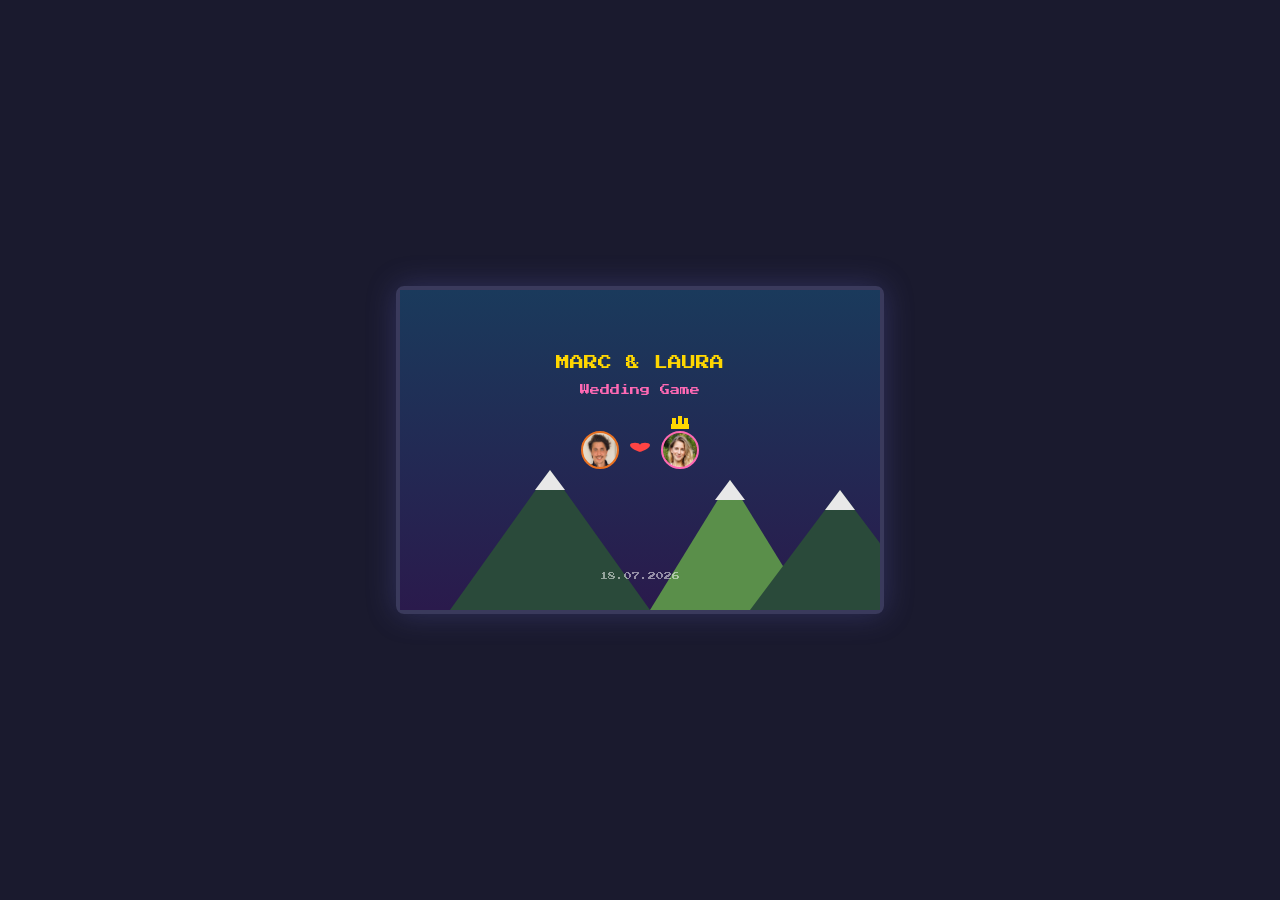
<file: mario_game/index.html>
<!DOCTYPE html>
<html lang="en">
<head>
<meta charset="UTF-8">
<meta name="viewport" content="width=device-width, initial-scale=1.0, user-scalable=no">
<title>Marc & Laura Wedding Game</title>
<link href="https://fonts.googleapis.com/css2?family=Press+Start+2P&display=swap" rel="stylesheet">
<style>
* { margin: 0; padding: 0; box-sizing: border-box; }
body {
  background: #1a1a2e;
  display: flex;
  flex-direction: column;
  align-items: center;
  justify-content: center;
  min-height: 100vh;
  font-family: 'Press Start 2P', monospace;
  overflow: hidden;
  touch-action: none;
  -webkit-touch-callout: none;
  -webkit-user-select: none;
  user-select: none;
}
#gameContainer {
  position: relative;
  border: 4px solid #3a3a5c;
  border-radius: 8px;
  box-shadow: 0 0 30px rgba(100, 100, 200, 0.3);
}
canvas {
  display: block;
  image-rendering: pixelated;
  image-rendering: crisp-edges;
}
#mobileControls {
  display: none;
  width: 100%;
  max-width: 480px;
  margin-top: 10px;
  justify-content: space-between;
  align-items: center;
  padding: 0 10px;
}
.ctrl-group {
  display: flex;
  gap: 8px;
}
.ctrl-btn {
  width: 60px;
  height: 60px;
  background: rgba(255,255,255,0.15);
  border: 2px solid rgba(255,255,255,0.3);
  border-radius: 12px;
  color: #fff;
  font-family: 'Press Start 2P', monospace;
  font-size: 18px;
  display: flex;
  align-items: center;
  justify-content: center;
  cursor: pointer;
  -webkit-tap-highlight-color: transparent;
}
.ctrl-btn:active, .ctrl-btn.active {
  background: rgba(255,255,255,0.35);
}
.jump-btn {
  width: 80px;
  height: 80px;
  font-size: 14px;
}
@media (max-width: 520px) {
  #mobileControls { display: flex; }
}
</style>
</head>
<body>
<div id="gameContainer">
  <canvas id="game"></canvas>
</div>
<div id="mobileControls">
  <div class="ctrl-group">
    <button class="ctrl-btn" id="btnLeft">&#9664;</button>
    <button class="ctrl-btn" id="btnRight">&#9654;</button>
  </div>
  <button class="ctrl-btn jump-btn" id="btnJump">JUMP</button>
</div>

<script>
// ============================================================
// Marc & Laura Wedding Game
// ============================================================
const canvas = document.getElementById('game');
const ctx = canvas.getContext('2d');

// Canvas sizing
const BASE_W = 480, BASE_H = 320;
canvas.width = BASE_W;
canvas.height = BASE_H;

// Scale canvas for mobile
function resizeCanvas() {
  const maxW = Math.min(window.innerWidth - 16, 480);
  const scale = maxW / BASE_W;
  canvas.style.width = (BASE_W * scale) + 'px';
  canvas.style.height = (BASE_H * scale) + 'px';
}
resizeCanvas();
window.addEventListener('resize', resizeCanvas);

// ============================================================
// AUDIO — Web Audio API
// ============================================================
let audioCtx = null;
function ensureAudio() {
  if (!audioCtx) audioCtx = new (window.AudioContext || window.webkitAudioContext)();
}

function playBeep(freq, duration, type='square', vol=0.12) {
  ensureAudio();
  const osc = audioCtx.createOscillator();
  const gain = audioCtx.createGain();
  osc.type = type;
  osc.frequency.value = freq;
  gain.gain.value = vol;
  gain.gain.exponentialRampToValueAtTime(0.001, audioCtx.currentTime + duration);
  osc.connect(gain);
  gain.connect(audioCtx.destination);
  osc.start();
  osc.stop(audioCtx.currentTime + duration);
}

function playCoinSound() { playBeep(988, 0.08); setTimeout(() => playBeep(1319, 0.15), 80); }
function playJumpSound() { playBeep(260, 0.1, 'triangle', 0.1); setTimeout(() => playBeep(520, 0.12, 'triangle', 0.08), 50); }
function playDeathSound() { playBeep(200, 0.2); setTimeout(() => playBeep(150, 0.3), 200); }
function playFlagSound() { [0,100,200,300,400].forEach((d,i) => setTimeout(() => playBeep(440+i*110, 0.15), d)); }
function playWinSound() {
  const notes = [523, 659, 784, 1047, 784, 1047];
  notes.forEach((n, i) => setTimeout(() => playBeep(n, 0.2, 'square', 0.1), i * 150));
}

// Background music
let musicPlaying = false;
let musicInterval = null;
const MELODY = [
  262, 262, 0, 262, 0, 196, 262, 0, 330, 0, 0, 0, 165, 0, 0, 0,
  196, 0, 0, 131, 0, 0, 165, 0, 0, 220, 0, 247, 0, 233, 220, 0,
  196, 262, 330, 349, 0, 330, 0, 262, 220, 247, 196, 0, 0, 0, 0, 0
];
let melodyIdx = 0;

function startMusic() {
  if (musicPlaying) return;
  musicPlaying = true;
  melodyIdx = 0;
  musicInterval = setInterval(() => {
    if (!musicPlaying) return;
    const note = MELODY[melodyIdx % MELODY.length];
    if (note > 0) playBeep(note, 0.1, 'square', 0.04);
    melodyIdx++;
  }, 140);
}

function stopMusic() {
  musicPlaying = false;
  if (musicInterval) clearInterval(musicInterval);
  musicInterval = null;
}

// ============================================================
// INPUT
// ============================================================
const keys = {};
document.addEventListener('keydown', e => {
  keys[e.code] = true;
  if (['Space','ArrowUp','ArrowDown','ArrowLeft','ArrowRight'].includes(e.code)) e.preventDefault();
  ensureAudio();
});
document.addEventListener('keyup', e => { keys[e.code] = false; });

// Mobile controls
const mobileState = { left: false, right: false, jump: false };

function setupMobileBtn(id, key) {
  const btn = document.getElementById(id);
  const setActive = (active) => {
    mobileState[key] = active;
    btn.classList.toggle('active', active);
    if (active) ensureAudio();
  };
  btn.addEventListener('touchstart', e => { e.preventDefault(); setActive(true); });
  btn.addEventListener('touchend', e => { e.preventDefault(); setActive(false); });
  btn.addEventListener('touchcancel', e => { e.preventDefault(); setActive(false); });
  btn.addEventListener('mousedown', e => { e.preventDefault(); setActive(true); });
  btn.addEventListener('mouseup', e => { e.preventDefault(); setActive(false); });
  btn.addEventListener('mouseleave', e => { setActive(false); });
}
setupMobileBtn('btnLeft', 'left');
setupMobileBtn('btnRight', 'right');
setupMobileBtn('btnJump', 'jump');

function isLeft() { return keys.ArrowLeft || keys.KeyA || mobileState.left; }
function isRight() { return keys.ArrowRight || keys.KeyD || mobileState.right; }
function isJump() { return keys.ArrowUp || keys.Space || keys.KeyW || mobileState.jump; }

// ============================================================
// COLORS
// ============================================================
const COL = {
  sky1: '#87CEEB', sky2: '#A8D8A8', sky3: '#2c1e3f',
  ground1: '#5a8f3c', ground2: '#5a5a68', ground3: '#4a4a5a',
  plat1: '#7a5c3a', plat2: '#6a6a78', plat3: '#5a5a6a',
  mountain: '#6b9b5a', village: '#c4956a', castle: '#6a6a7a',
  coin: '#FFD700', enemy: '#cc3333', flag: '#22cc22',
  marc: '#e87020', laura: '#ff69b4',
  heart: '#ff4444', text: '#ffffff',
  darkOutline: '#1a1a2e',
};

// ============================================================
// GAME STATE
// ============================================================
const GRAVITY = 0.45;
const TILE = 32;
const PLAYER_W = 24, PLAYER_H = 28;

// Load profile pics
const marcImg = new Image();
marcImg.src = 'Marc_Profile_Pic.png';

const lauraImg = new Image();
lauraImg.src = 'Laura_Pic.png';

let state = 'title'; // title, playing, dying, gameover, levelclear, win
let level = 1;
let score = 0;
let lives = 3;
let camera = { x: 0 };
let player, platforms, coins, enemies, movingPlatforms, flagpole, laura;
let deathTimer = 0;
let clearTimer = 0;
let winTimer = 0;
let confetti = [];
let fireworks = [];

// ============================================================
// LEVEL GENERATION
// ============================================================
function generateLevel(lvl) {
  player = { x: 40, y: 200, vx: 0, vy: 0, w: PLAYER_W, h: PLAYER_H, onGround: false, facing: 1, jumpHeld: false };
  camera.x = 0;
  platforms = [];
  coins = [];
  enemies = [];
  movingPlatforms = [];
  flagpole = null;
  laura = null;

  // Ground
  const LEVEL_W = lvl === 1 ? 1400 : 1800;

  if (lvl === 1) {
    // ---- LEVEL 1: Wolfgangsee ----
    addGround(0, 500);
    addGround(550, 1000);
    addGround(1050, LEVEL_W);

    addPlatform(200, 220, 120);
    addPlatform(400, 190, 100);
    addPlatform(600, 200, 100);
    addPlatform(850, 180, 100);
    addPlatform(1100, 200, 100);

    // Coins (10)
    addCoin(220, 190); addCoin(280, 190);
    addCoin(420, 160); addCoin(470, 160);
    addCoin(620, 170); addCoin(670, 170);
    addCoin(870, 150); addCoin(920, 150);
    addCoin(1120, 170); addCoin(1170, 170);

    // Enemies (3)
    enemies.push({ x: 350, y: 0, w: 24, h: 24, vx: -0.8, startX: 300, endX: 480, alive: true });
    enemies.push({ x: 750, y: 0, w: 24, h: 24, vx: -0.8, startX: 560, endX: 780, alive: true });
    enemies.push({ x: 1150, y: 0, w: 24, h: 24, vx: -0.8, startX: 1060, endX: 1250, alive: true });

    flagpole = { x: LEVEL_W - 80, y: 168, h: 120 };

  } else if (lvl === 2) {
    // ---- LEVEL 2: Berlin ----
    addGround(0, 400);
    addGround(460, 850);
    addGround(920, 1300);
    addGround(1380, LEVEL_W);

    addPlatform(280, 210, 90);
    addPlatform(500, 190, 100);
    addPlatform(750, 180, 90);
    addPlatform(1000, 200, 100);
    addPlatform(1250, 180, 90);
    addPlatform(1500, 200, 100);

    // Moving platforms
    movingPlatforms.push({ x: 420, y: 200, w: 70, h: 12, vx: 1, startX: 400, endX: 460 });
    movingPlatforms.push({ x: 880, y: 190, w: 70, h: 12, vx: -1, startX: 850, endX: 920 });

    // Coins (10)
    addCoin(300, 180); addCoin(350, 180);
    addCoin(520, 160); addCoin(570, 160);
    addCoin(770, 150); addCoin(820, 150);
    addCoin(1020, 170); addCoin(1070, 170);
    addCoin(1520, 170); addCoin(1570, 170);

    // Enemies (5)
    enemies.push({ x: 500, y: 0, w: 24, h: 24, vx: -0.8, startX: 470, endX: 600, alive: true });
    enemies.push({ x: 750, y: 0, w: 24, h: 24, vx: -1, startX: 700, endX: 830, alive: true });
    enemies.push({ x: 1000, y: 0, w: 24, h: 24, vx: -0.8, startX: 930, endX: 1100, alive: true });
    enemies.push({ x: 1300, y: 0, w: 24, h: 24, vx: -1, startX: 1250, endX: 1380, alive: true });
    enemies.push({ x: 1550, y: 0, w: 24, h: 24, vx: -0.8, startX: 1400, endX: 1600, alive: true });

    // Laura at the end (final level)
    laura = { x: LEVEL_W - 70, y: 257, w: 24, h: 30 };
  }

  // Position enemies on ground
  enemies.forEach(e => {
    e.y = getGroundY(e.x) - e.h;
  });
}

function addGround(x1, x2) {
  platforms.push({ x: x1, y: BASE_H - 32, w: x2 - x1, h: 40, isGround: true });
}

function addPlatform(x, y, w) {
  platforms.push({ x, y, w, h: 14, isGround: false });
}

function addCoin(x, y) {
  coins.push({ x, y, w: 14, h: 14, collected: false, bobOffset: Math.random() * Math.PI * 2 });
}

function getGroundY(x) {
  for (const p of platforms) {
    if (p.isGround && x >= p.x && x <= p.x + p.w) return p.y;
  }
  return BASE_H;
}

// ============================================================
// DRAWING HELPERS
// ============================================================
function drawPixelRect(x, y, w, h, color) {
  ctx.fillStyle = color;
  ctx.fillRect(Math.floor(x - camera.x), Math.floor(y), Math.floor(w), Math.floor(h));
}

function drawText(text, x, y, size=8, color='#fff', align='left') {
  ctx.fillStyle = color;
  ctx.font = size + 'px "Press Start 2P"';
  ctx.textAlign = align;
  ctx.fillText(text, x, y);
}

// ============================================================
// BACKGROUND DRAWING
// ============================================================
function drawBackground(lvl) {
  if (lvl === 1) {
    // Sky gradient — lake
    const grad = ctx.createLinearGradient(0, 0, 0, BASE_H);
    grad.addColorStop(0, '#5dade2');
    grad.addColorStop(0.5, '#87CEEB');
    grad.addColorStop(1, '#a8d8a8');
    ctx.fillStyle = grad;
    ctx.fillRect(0, 0, BASE_W, BASE_H);

    // Mountains (parallax)
    ctx.fillStyle = '#5a8f4a';
    const mx = -(camera.x * 0.2) % 600;
    for (let i = -1; i < 3; i++) {
      drawMountain(mx + i * 300, 160, 180, 120);
      drawMountain(mx + i * 300 + 150, 170, 140, 100);
    }

    // Lake
    ctx.fillStyle = 'rgba(70, 150, 210, 0.4)';
    ctx.fillRect(0, BASE_H - 60, BASE_W, 28);

  } else if (lvl === 2) {
    // Berlin — daytime, bright sunny sky
    const grad = ctx.createLinearGradient(0, 0, 0, BASE_H);
    grad.addColorStop(0, '#4a9fd4');
    grad.addColorStop(0.5, '#87CEEB');
    grad.addColorStop(1, '#c8e8f8');
    ctx.fillStyle = grad;
    ctx.fillRect(0, 0, BASE_W, BASE_H);

    // Sun
    ctx.fillStyle = 'rgba(255,228,77,0.25)';
    ctx.beginPath();
    ctx.arc(BASE_W - 55, 48, 38, 0, Math.PI * 2);
    ctx.fill();
    ctx.fillStyle = '#FFE44D';
    ctx.beginPath();
    ctx.arc(BASE_W - 55, 48, 24, 0, Math.PI * 2);
    ctx.fill();

    // Berlin skyline (parallax)
    const bx = -(camera.x * 0.12) % 600;

    // TV Tower (Fernsehturm) — daytime silver
    ctx.fillStyle = '#b8b8cc';
    const tvx = bx + 200;
    ctx.fillRect(tvx + 3, 80, 6, 200);
    ctx.fillStyle = '#d0d0e0';
    ctx.beginPath();
    ctx.arc(tvx + 6, 120, 14, 0, Math.PI * 2);
    ctx.fill();
    ctx.fillStyle = '#e0e0f0';
    ctx.beginPath();
    ctx.arc(tvx + 6, 120, 10, 0, Math.PI * 2);
    ctx.fill();
    ctx.fillStyle = '#b8b8cc';
    ctx.fillRect(tvx + 4, 60, 4, 22);
    ctx.fillRect(tvx + 5, 40, 2, 22);

    // Buildings — warm concrete in daylight
    ctx.fillStyle = '#b0a898';
    for (let i = -1; i < 5; i++) {
      const bldgX = bx + i * 140;
      ctx.fillRect(bldgX, 190, 55, 90);
      ctx.fillRect(bldgX + 65, 210, 45, 70);
      // Windows — dark glass in daylight
      ctx.fillStyle = '#5a7a9a';
      for (let wy = 0; wy < 3; wy++) {
        for (let wx = 0; wx < 3; wx++) {
          if (Math.sin(i * 7 + wy * 3 + wx * 5) > -0.3) {
            ctx.fillRect(bldgX + 8 + wx * 16, 198 + wy * 18, 8, 8);
          }
        }
      }
      ctx.fillStyle = '#b0a898';
    }

    // Brandenburg Gate — sandstone in daylight
    ctx.fillStyle = '#c8b880';
    const gx = bx + 420;
    for (let p = 0; p < 5; p++) {
      ctx.fillRect(gx + p * 12, 200, 6, 60);
    }
    ctx.fillRect(gx - 4, 194, 64, 8);
    ctx.fillRect(gx + 16, 184, 24, 10);
    ctx.fillRect(gx + 22, 176, 12, 10);
  }
}

function drawMountain(x, y, w, h) {
  ctx.beginPath();
  ctx.moveTo(x, y + h);
  ctx.lineTo(x + w/2, y);
  ctx.lineTo(x + w, y + h);
  ctx.closePath();
  ctx.fill();
  // Snow cap
  ctx.fillStyle = '#e8e8e8';
  ctx.beginPath();
  ctx.moveTo(x + w/2 - 15, y + 20);
  ctx.lineTo(x + w/2, y);
  ctx.lineTo(x + w/2 + 15, y + 20);
  ctx.closePath();
  ctx.fill();
  ctx.fillStyle = '#5a8f4a';
}

function drawHouse(x, y, w, h) {
  ctx.fillRect(x, y, w, h);
  // Roof
  ctx.fillStyle = '#8a4a2a';
  ctx.beginPath();
  ctx.moveTo(x - 5, y);
  ctx.lineTo(x + w/2, y - 20);
  ctx.lineTo(x + w + 5, y);
  ctx.closePath();
  ctx.fill();
  // Window
  ctx.fillStyle = '#ffe880';
  ctx.fillRect(x + w/2 - 5, y + 15, 10, 10);
  ctx.fillStyle = '#d4a574';
}

function drawCastleWall(x, y, w, h) {
  ctx.fillRect(x, y, w, h);
  // Battlements
  for (let i = 0; i < w; i += 16) {
    ctx.fillRect(x + i, y - 12, 10, 12);
  }
  // Window slit
  ctx.fillStyle = '#2a2a40';
  ctx.fillRect(x + w/2 - 3, y + 20, 6, 18);
  ctx.fillStyle = '#4a4a5e';
}

// ============================================================
// DRAW ENTITIES
// ============================================================
function drawPlayer() {
  const px = Math.floor(player.x - camera.x);
  const py = Math.floor(player.y);

  if (marcImg.complete && marcImg.naturalWidth) {
    // Draw profile pic as circular avatar
    ctx.save();
    ctx.beginPath();
    ctx.arc(px + player.w/2, py + player.h/2, player.w/2, 0, Math.PI * 2);
    ctx.closePath();
    ctx.clip();
    // Flip image if facing left
    if (player.facing < 0) {
      ctx.translate(px + player.w, py);
      ctx.scale(-1, 1);
      ctx.drawImage(marcImg, 0, 0, player.w, player.h);
    } else {
      ctx.drawImage(marcImg, px, py, player.w, player.h);
    }
    ctx.restore();
    // Outline ring
    ctx.strokeStyle = COL.marc;
    ctx.lineWidth = 2;
    ctx.beginPath();
    ctx.arc(px + player.w/2, py + player.h/2, player.w/2, 0, Math.PI * 2);
    ctx.stroke();
  } else {
    // Fallback: orange square with M
    ctx.fillStyle = COL.marc;
    ctx.fillRect(px, py, player.w, player.h);
    ctx.strokeStyle = COL.darkOutline;
    ctx.lineWidth = 1;
    ctx.strokeRect(px, py, player.w, player.h);
    ctx.fillStyle = '#fff';
    ctx.font = '10px "Press Start 2P"';
    ctx.textAlign = 'center';
    ctx.fillText('M', px + player.w/2, py + 18);
  }
}

function drawLaura() {
  if (!laura) return;
  const lx = Math.floor(laura.x - camera.x);
  const ly = Math.floor(laura.y);

  if (lauraImg.complete && lauraImg.naturalWidth) {
    ctx.save();
    ctx.beginPath();
    ctx.arc(lx + laura.w/2, ly + laura.h/2, laura.w/2, 0, Math.PI * 2);
    ctx.closePath();
    ctx.clip();
    ctx.drawImage(lauraImg, lx, ly, laura.w, laura.h);
    ctx.restore();
    ctx.strokeStyle = COL.laura;
    ctx.lineWidth = 2;
    ctx.beginPath();
    ctx.arc(lx + laura.w/2, ly + laura.h/2, laura.w/2, 0, Math.PI * 2);
    ctx.stroke();
  } else {
    ctx.fillStyle = COL.laura;
    ctx.fillRect(lx, ly, laura.w, laura.h);
    ctx.strokeStyle = COL.darkOutline;
    ctx.lineWidth = 1;
    ctx.strokeRect(lx, ly, laura.w, laura.h);
    ctx.fillStyle = '#fff';
    ctx.font = '10px "Press Start 2P"';
    ctx.textAlign = 'center';
    ctx.fillText('L', lx + laura.w/2, ly + 20);
  }

  // Crown on top
  ctx.fillStyle = '#FFD700';
  ctx.fillRect(lx + 4, ly - 6, 16, 4);
  ctx.fillRect(lx + 5, ly - 10, 3, 4);
  ctx.fillRect(lx + 10, ly - 10, 3, 4);
  ctx.fillRect(lx + 15, ly - 10, 3, 4);
}

function drawPlatforms() {
  for (const p of platforms) {
    const px = Math.floor(p.x - camera.x);
    if (px > BASE_W + 10 || px + p.w < -10) continue;

    if (p.isGround) {
      ctx.fillStyle = level === 1 ? COL.ground1 : level === 2 ? COL.ground2 : COL.ground3;
      ctx.fillRect(px, Math.floor(p.y), Math.ceil(p.w), p.h);
      // Grass top for levels 1 & 2
      if (level <= 2) {
        ctx.fillStyle = level === 1 ? '#7ab85a' : '#8a8a94';
        ctx.fillRect(px, Math.floor(p.y), Math.ceil(p.w), 4);
      }
      // Brick pattern
      ctx.strokeStyle = 'rgba(0,0,0,0.15)';
      ctx.lineWidth = 1;
      for (let bx = p.x; bx < p.x + p.w; bx += 24) {
        const bpx = Math.floor(bx - camera.x);
        ctx.strokeRect(bpx, Math.floor(p.y) + 5, 24, 10);
      }
    } else {
      ctx.fillStyle = level === 1 ? COL.plat1 : level === 2 ? COL.plat2 : COL.plat3;
      ctx.fillRect(px, Math.floor(p.y), Math.ceil(p.w), p.h);
      ctx.strokeStyle = 'rgba(0,0,0,0.2)';
      ctx.lineWidth = 1;
      ctx.strokeRect(px, Math.floor(p.y), Math.ceil(p.w), p.h);
      // Highlight
      ctx.fillStyle = 'rgba(255,255,255,0.15)';
      ctx.fillRect(px, Math.floor(p.y), Math.ceil(p.w), 3);
    }
  }
}

function drawMovingPlatforms() {
  for (const mp of movingPlatforms) {
    const px = Math.floor(mp.x - camera.x);
    ctx.fillStyle = '#aa8855';
    ctx.fillRect(px, Math.floor(mp.y), mp.w, mp.h);
    ctx.strokeStyle = 'rgba(0,0,0,0.3)';
    ctx.strokeRect(px, Math.floor(mp.y), mp.w, mp.h);
    // Arrows
    ctx.fillStyle = 'rgba(255,255,255,0.3)';
    ctx.fillRect(px + 5, Math.floor(mp.y) + 3, 8, 2);
    ctx.fillRect(px + mp.w - 13, Math.floor(mp.y) + 3, 8, 2);
  }
}

function drawCoins() {
  const t = Date.now() / 300;
  for (const c of coins) {
    if (c.collected) continue;
    const cx = Math.floor(c.x - camera.x);
    const bob = Math.sin(t + c.bobOffset) * 3;
    const cy = Math.floor(c.y + bob);
    if (cx > BASE_W + 10 || cx < -20) continue;

    // Coin body
    ctx.fillStyle = COL.coin;
    ctx.beginPath();
    ctx.arc(cx + 7, cy + 7, 7, 0, Math.PI * 2);
    ctx.fill();
    // Inner shine
    ctx.fillStyle = '#ffe066';
    ctx.beginPath();
    ctx.arc(cx + 6, cy + 6, 3, 0, Math.PI * 2);
    ctx.fill();
    // Outline
    ctx.strokeStyle = '#b8960a';
    ctx.lineWidth = 1;
    ctx.beginPath();
    ctx.arc(cx + 7, cy + 7, 7, 0, Math.PI * 2);
    ctx.stroke();
  }
}

function drawEnemies() {
  for (const e of enemies) {
    if (!e.alive) continue;
    const ex = Math.floor(e.x - camera.x);
    if (ex > BASE_W + 30 || ex < -30) continue;

    // Body
    ctx.fillStyle = COL.enemy;
    ctx.fillRect(ex, Math.floor(e.y), e.w, e.h);
    ctx.strokeStyle = '#8a1111';
    ctx.lineWidth = 1;
    ctx.strokeRect(ex, Math.floor(e.y), e.w, e.h);

    // Angry eyes
    ctx.fillStyle = '#fff';
    ctx.fillRect(ex + 4, Math.floor(e.y) + 6, 5, 5);
    ctx.fillRect(ex + 14, Math.floor(e.y) + 6, 5, 5);
    ctx.fillStyle = '#000';
    ctx.fillRect(ex + 5 + (e.vx < 0 ? 0 : 2), Math.floor(e.y) + 8, 2, 2);
    ctx.fillRect(ex + 15 + (e.vx < 0 ? 0 : 2), Math.floor(e.y) + 8, 2, 2);
    // Angry brows
    ctx.fillStyle = '#600';
    if (e.vx < 0) {
      ctx.fillRect(ex + 3, Math.floor(e.y) + 4, 6, 2);
      ctx.fillRect(ex + 13, Math.floor(e.y) + 5, 6, 2);
    } else {
      ctx.fillRect(ex + 4, Math.floor(e.y) + 5, 6, 2);
      ctx.fillRect(ex + 14, Math.floor(e.y) + 4, 6, 2);
    }
  }
}

function drawFlagpole() {
  if (!flagpole) return;
  const fx = Math.floor(flagpole.x - camera.x);
  // Pole
  ctx.fillStyle = '#888';
  ctx.fillRect(fx + 4, Math.floor(flagpole.y), 4, flagpole.h);
  // Flag
  ctx.fillStyle = COL.flag;
  ctx.beginPath();
  ctx.moveTo(fx + 8, Math.floor(flagpole.y));
  ctx.lineTo(fx + 40, Math.floor(flagpole.y) + 15);
  ctx.lineTo(fx + 8, Math.floor(flagpole.y) + 30);
  ctx.closePath();
  ctx.fill();
  // Ball on top
  ctx.fillStyle = '#FFD700';
  ctx.beginPath();
  ctx.arc(fx + 6, Math.floor(flagpole.y) - 4, 5, 0, Math.PI * 2);
  ctx.fill();
}

// ============================================================
// UI
// ============================================================
function drawUI() {
  // Semi-transparent bar
  ctx.fillStyle = 'rgba(0,0,0,0.5)';
  ctx.fillRect(0, 0, BASE_W, 24);

  // Score
  drawText('SCORE ' + score, 8, 16, 8, '#fff');

  // Lives as Marc heads
  for (let i = 0; i < lives; i++) {
    const lx = BASE_W/2 - 22 + i * 20;
    const ly = 5;
    if (marcImg.complete && marcImg.naturalWidth) {
      ctx.save();
      ctx.beginPath();
      ctx.arc(lx + 7, ly + 7, 7, 0, Math.PI * 2);
      ctx.closePath();
      ctx.clip();
      ctx.drawImage(marcImg, lx, ly, 14, 14);
      ctx.restore();
      ctx.strokeStyle = COL.marc;
      ctx.lineWidth = 1;
      ctx.beginPath();
      ctx.arc(lx + 7, ly + 7, 7, 0, Math.PI * 2);
      ctx.stroke();
    } else {
      drawHeart(lx + 7, ly, 7);
    }
  }

  // Level
  const lvlNames = ['', 'Wolfgangsee', 'Berlin'];
  drawText(lvlNames[level], BASE_W - 8, 16, 7, '#fff', 'right');
}

function drawHeart(x, y, s) {
  ctx.fillStyle = COL.heart;
  ctx.beginPath();
  ctx.moveTo(x, y + s * 0.3);
  ctx.bezierCurveTo(x, y, x + s, y, x + s, y + s * 0.3);
  ctx.bezierCurveTo(x + s, y + s * 0.7, x, y + s, x, y + s);
  ctx.bezierCurveTo(x, y + s, x - s, y + s * 0.7, x - s, y + s * 0.3);
  ctx.bezierCurveTo(x - s, y, x, y, x, y + s * 0.3);
  ctx.fill();
}

// ============================================================
// CONFETTI & FIREWORKS
// ============================================================
function spawnConfetti() {
  confetti = [];
  for (let i = 0; i < 120; i++) {
    confetti.push({
      x: Math.random() * BASE_W,
      y: Math.random() * -BASE_H,
      vx: (Math.random() - 0.5) * 2,
      vy: Math.random() * 2 + 1,
      color: ['#ff4444','#44ff44','#4444ff','#ffff44','#ff44ff','#44ffff','#FFD700','#ff69b4'][Math.floor(Math.random()*8)],
      size: Math.random() * 4 + 2,
      rot: Math.random() * 360
    });
  }
}

function updateConfetti() {
  for (const c of confetti) {
    c.x += c.vx;
    c.y += c.vy;
    c.rot += 3;
    if (c.y > BASE_H + 10) { c.y = -10; c.x = Math.random() * BASE_W; }
  }
}

function drawConfetti() {
  for (const c of confetti) {
    ctx.save();
    ctx.translate(c.x, c.y);
    ctx.rotate(c.rot * Math.PI / 180);
    ctx.fillStyle = c.color;
    ctx.fillRect(-c.size/2, -c.size/2, c.size, c.size * 0.6);
    ctx.restore();
  }
}

function spawnFirework(x, y) {
  for (let i = 0; i < 20; i++) {
    const angle = (Math.PI * 2 / 20) * i;
    const speed = 1.5 + Math.random() * 1.5;
    fireworks.push({
      x, y,
      vx: Math.cos(angle) * speed,
      vy: Math.sin(angle) * speed,
      life: 40 + Math.random() * 20,
      color: ['#ff4444','#FFD700','#ff69b4','#44ff44','#44aaff'][Math.floor(Math.random()*5)],
      size: 2 + Math.random() * 2
    });
  }
}

function updateFireworks() {
  for (let i = fireworks.length - 1; i >= 0; i--) {
    const f = fireworks[i];
    f.x += f.vx;
    f.y += f.vy;
    f.vy += 0.04;
    f.life--;
    if (f.life <= 0) fireworks.splice(i, 1);
  }
}

function drawFireworks() {
  for (const f of fireworks) {
    ctx.globalAlpha = Math.min(1, f.life / 15);
    ctx.fillStyle = f.color;
    ctx.fillRect(f.x - f.size/2, f.y - f.size/2, f.size, f.size);
  }
  ctx.globalAlpha = 1;
}

// ============================================================
// COLLISION
// ============================================================
function rectOverlap(a, b) {
  return a.x < b.x + b.w && a.x + a.w > b.x && a.y < b.y + b.h && a.y + a.h > b.y;
}

function resolveCollision(entity, allPlatforms) {
  entity.onGround = false;
  let onMovingPlat = null;

  for (const p of allPlatforms) {
    if (!rectOverlap(entity, p)) continue;

    // Calculate overlap on each side
    const overlapLeft = (entity.x + entity.w) - p.x;
    const overlapRight = (p.x + p.w) - entity.x;
    const overlapTop = (entity.y + entity.h) - p.y;
    const overlapBottom = (p.y + p.h) - entity.y;

    const minOverlap = Math.min(overlapLeft, overlapRight, overlapTop, overlapBottom);

    if (minOverlap === overlapTop && entity.vy >= 0) {
      entity.y = p.y - entity.h;
      entity.vy = 0;
      entity.onGround = true;
      if (p.isMoving) onMovingPlat = p;
    } else if (minOverlap === overlapBottom && entity.vy < 0) {
      entity.y = p.y + p.h;
      entity.vy = 0;
    } else if (minOverlap === overlapLeft) {
      entity.x = p.x - entity.w;
      if (entity.vx > 0) entity.vx = 0;
    } else if (minOverlap === overlapRight) {
      entity.x = p.x + p.w;
      if (entity.vx < 0) entity.vx = 0;
    }
  }

  return onMovingPlat;
}

// ============================================================
// UPDATE
// ============================================================
function update() {
  if (state === 'title') return;
  if (state === 'gameover') return;

  if (state === 'dying') {
    deathTimer++;
    player.vy += GRAVITY * 0.5;
    player.y += player.vy;
    player.x += Math.sin(deathTimer * 0.3) * 2; // spin effect
    if (deathTimer > 60) {
      lives--;
      if (lives <= 0) {
        state = 'gameover';
        stopMusic();
      } else {
        generateLevel(level);
        state = 'playing';
        startMusic();
      }
    }
    return;
  }

  if (state === 'levelclear') {
    clearTimer++;
    if (clearTimer > 90) {
      if (level < 2) {
        level++;
        generateLevel(level);
        state = 'playing';
      } else {
        state = 'win';
        winTimer = 0;
        spawnConfetti();
        stopMusic();
        playWinSound();
      }
    }
    return;
  }

  if (state === 'win') {
    winTimer++;
    updateConfetti();
    updateFireworks();
    if (winTimer % 40 === 0) {
      spawnFirework(Math.random() * BASE_W, Math.random() * BASE_H * 0.5);
    }
    return;
  }

  // ---- PLAYING ----

  // Player horizontal movement
  const accel = 0.5;
  const friction = 0.85;
  const maxSpeed = 3.8;

  if (isLeft()) {
    player.vx -= accel;
    player.facing = -1;
  } else if (isRight()) {
    player.vx += accel;
    player.facing = 1;
  }
  player.vx *= friction;
  if (Math.abs(player.vx) < 0.1) player.vx = 0;
  if (player.vx > maxSpeed) player.vx = maxSpeed;
  if (player.vx < -maxSpeed) player.vx = -maxSpeed;

  // Jump
  if (isJump() && player.onGround && !player.jumpHeld) {
    player.vy = -11.5;
    player.onGround = false;
    player.jumpHeld = true;
    playJumpSound();
  }
  if (!isJump()) {
    player.jumpHeld = false;
    // Variable jump height: cut velocity when releasing
    if (player.vy < -5) player.vy = -5;
  }

  // Gravity
  player.vy += GRAVITY;
  if (player.vy > 10) player.vy = 10;

  // Move
  player.x += player.vx;
  player.y += player.vy;

  // Prevent going left of level start
  if (player.x < 0) player.x = 0;

  // All platforms for collision (static + moving)
  const allPlats = [...platforms, ...movingPlatforms.map(mp => ({...mp, isMoving: true}))];
  const onMoving = resolveCollision(player, allPlats);

  // Move player with moving platform
  if (onMoving) {
    player.x += onMoving.vx;
  }

  // Update moving platforms
  for (const mp of movingPlatforms) {
    mp.x += mp.vx;
    if (mp.x <= mp.startX || mp.x + mp.w >= mp.endX + mp.w) mp.vx *= -1;
  }

  // Update enemies
  for (const e of enemies) {
    if (!e.alive) continue;
    e.x += e.vx;
    if (e.x <= e.startX || e.x >= e.endX) e.vx *= -1;

    // Check collision with player
    if (rectOverlap(player, e)) {
      // Stomp from above
      if (player.vy > 0 && player.y + player.h - e.y < 14) {
        e.alive = false;
        player.vy = -7;
        score += 100;
        playBeep(400, 0.1);
      } else {
        // Player dies
        die();
        return;
      }
    }
  }

  // Coin collection
  for (const c of coins) {
    if (c.collected) continue;
    const bob = Math.sin(Date.now() / 300 + c.bobOffset) * 3;
    const coinRect = { x: c.x, y: c.y + bob, w: c.w, h: c.h };
    if (rectOverlap(player, coinRect)) {
      c.collected = true;
      score += 50;
      playCoinSound();
    }
  }

  // Flagpole
  if (flagpole) {
    const fRect = { x: flagpole.x, y: flagpole.y, w: 12, h: flagpole.h };
    if (rectOverlap(player, fRect)) {
      state = 'levelclear';
      clearTimer = 0;
      score += 200;
      playFlagSound();
    }
  }

  // Laura (level 3 end)
  if (laura && rectOverlap(player, laura)) {
    state = 'levelclear';
    clearTimer = 0;
    score += 500;
    playFlagSound();
  }

  // Fall off screen
  if (player.y > BASE_H + 50) {
    die();
    return;
  }

  // Camera
  const targetCam = player.x - BASE_W / 3;
  camera.x += (targetCam - camera.x) * 0.1;
  if (camera.x < 0) camera.x = 0;
}

function die() {
  state = 'dying';
  deathTimer = 0;
  player.vy = -6;
  stopMusic();
  playDeathSound();
}

// ============================================================
// DRAW
// ============================================================
function draw() {
  ctx.clearRect(0, 0, BASE_W, BASE_H);

  if (state === 'title') {
    drawTitleScreen();
    return;
  }

  if (state === 'gameover') {
    drawGameOverScreen();
    return;
  }

  if (state === 'win') {
    drawWinScreen();
    return;
  }

  // Draw game world
  drawBackground(level);
  drawPlatforms();
  drawMovingPlatforms();
  drawCoins();
  drawEnemies();
  drawFlagpole();
  drawLaura();

  if (state !== 'dying') {
    drawPlayer();
  } else {
    // Spinning death animation
    ctx.save();
    const px = player.x - camera.x + player.w/2;
    const py = player.y + player.h/2;
    ctx.translate(px, py);
    ctx.rotate(deathTimer * 0.25);
    if (marcImg.complete && marcImg.naturalWidth) {
      ctx.beginPath();
      ctx.arc(0, 0, player.w/2, 0, Math.PI * 2);
      ctx.closePath();
      ctx.clip();
      ctx.drawImage(marcImg, -player.w/2, -player.h/2, player.w, player.h);
    } else {
      ctx.fillStyle = COL.marc;
      ctx.fillRect(-player.w/2, -player.h/2, player.w, player.h);
      ctx.fillStyle = '#fff';
      ctx.font = '10px "Press Start 2P"';
      ctx.textAlign = 'center';
      ctx.fillText('M', 0, 5);
    }
    ctx.restore();
  }

  if (state === 'levelclear') {
    ctx.fillStyle = 'rgba(0,0,0,0.4)';
    ctx.fillRect(0, BASE_H/2 - 30, BASE_W, 60);
    if (level === 2 && clearTimer > 30) {
      drawText('YOU FOUND LAURA!', BASE_W/2, BASE_H/2 + 5, 12, '#ff69b4', 'center');
    } else {
      drawText('LEVEL CLEAR!', BASE_W/2, BASE_H/2 + 5, 14, '#FFD700', 'center');
    }
  }

  drawUI();
}

function drawTitleScreen() {
  // Background
  const grad = ctx.createLinearGradient(0, 0, 0, BASE_H);
  grad.addColorStop(0, '#1a3a5c');
  grad.addColorStop(1, '#2a1a4c');
  ctx.fillStyle = grad;
  ctx.fillRect(0, 0, BASE_W, BASE_H);

  // Decorative mountains
  ctx.fillStyle = '#2a4a3a';
  drawMountain(50, 180, 200, 140);
  drawMountain(250, 190, 160, 130);
  ctx.fillStyle = '#2a4a3a';
  drawMountain(350, 200, 180, 120);

  // Title
  drawText('MARC & LAURA', BASE_W/2, 80, 14, '#FFD700', 'center');
  drawText('Wedding Game', BASE_W/2, 105, 10, '#ff69b4', 'center');

  // Characters
  // Marc — profile pic
  if (marcImg.complete && marcImg.naturalWidth) {
    ctx.save();
    ctx.beginPath();
    ctx.arc(BASE_W/2 - 40, 160, 18, 0, Math.PI * 2);
    ctx.closePath();
    ctx.clip();
    ctx.drawImage(marcImg, BASE_W/2 - 58, 142, 36, 36);
    ctx.restore();
    ctx.strokeStyle = COL.marc;
    ctx.lineWidth = 2;
    ctx.beginPath();
    ctx.arc(BASE_W/2 - 40, 160, 18, 0, Math.PI * 2);
    ctx.stroke();
  } else {
    ctx.fillStyle = COL.marc;
    ctx.fillRect(BASE_W/2 - 55, 140, 30, 40);
    ctx.fillStyle = '#fff';
    ctx.font = '14px "Press Start 2P"';
    ctx.textAlign = 'center';
    ctx.fillText('M', BASE_W/2 - 40, 168);
  }

  // Heart between
  drawHeart(BASE_W/2, 152, 10);

  // Laura — profile pic
  if (lauraImg.complete && lauraImg.naturalWidth) {
    ctx.save();
    ctx.beginPath();
    ctx.arc(BASE_W/2 + 40, 160, 18, 0, Math.PI * 2);
    ctx.closePath();
    ctx.clip();
    ctx.drawImage(lauraImg, BASE_W/2 + 22, 142, 36, 36);
    ctx.restore();
    ctx.strokeStyle = COL.laura;
    ctx.lineWidth = 2;
    ctx.beginPath();
    ctx.arc(BASE_W/2 + 40, 160, 18, 0, Math.PI * 2);
    ctx.stroke();
  } else {
    ctx.fillStyle = COL.laura;
    ctx.fillRect(BASE_W/2 + 25, 140, 30, 40);
    ctx.fillStyle = '#fff';
    ctx.font = '14px "Press Start 2P"';
    ctx.textAlign = 'center';
    ctx.fillText('L', BASE_W/2 + 40, 168);
  }

  // Crown on Laura
  ctx.fillStyle = '#FFD700';
  ctx.fillRect(BASE_W/2 + 31, 134, 18, 5);
  ctx.fillRect(BASE_W/2 + 32, 128, 4, 6);
  ctx.fillRect(BASE_W/2 + 38, 126, 4, 8);
  ctx.fillRect(BASE_W/2 + 44, 128, 4, 6);

  // Prompt
  const blink = Math.sin(Date.now() / 400) > 0;
  if (blink) {
    drawText('PRESS ANY KEY', BASE_W/2, 230, 8, '#fff', 'center');
    drawText('OR TAP TO START', BASE_W/2, 248, 7, '#aaa', 'center');
  }

  // Date
  drawText('18.07.2026', BASE_W/2, 290, 8, 'rgba(255,255,255,0.5)', 'center');
}

function drawGameOverScreen() {
  ctx.fillStyle = '#1a0a0a';
  ctx.fillRect(0, 0, BASE_W, BASE_H);

  drawText('GAME OVER', BASE_W/2, 120, 18, '#ff4444', 'center');
  drawText('Score: ' + score, BASE_W/2, 160, 10, '#fff', 'center');

  const blink = Math.sin(Date.now() / 400) > 0;
  if (blink) {
    drawText('PRESS ANY KEY', BASE_W/2, 220, 8, '#fff', 'center');
    drawText('TO TRY AGAIN', BASE_W/2, 240, 8, '#aaa', 'center');
  }
}

function drawWinScreen() {
  // Background
  const grad = ctx.createLinearGradient(0, 0, 0, BASE_H);
  grad.addColorStop(0, '#1a0a2c');
  grad.addColorStop(1, '#2a1a4c');
  ctx.fillStyle = grad;
  ctx.fillRect(0, 0, BASE_W, BASE_H);

  drawFireworks();
  drawConfetti();

  drawText('You made it!', BASE_W/2, 70, 16, '#FFD700', 'center');
  drawText('Laura & Marc', BASE_W/2, 110, 14, '#ff69b4', 'center');
  drawText('18.07.2026', BASE_W/2, 145, 12, '#fff', 'center');

  // Characters together
  // Marc — profile pic
  if (marcImg.complete && marcImg.naturalWidth) {
    ctx.save();
    ctx.beginPath();
    ctx.arc(BASE_W/2 - 22, 188, 16, 0, Math.PI * 2);
    ctx.closePath();
    ctx.clip();
    ctx.drawImage(marcImg, BASE_W/2 - 38, 172, 32, 32);
    ctx.restore();
    ctx.strokeStyle = COL.marc;
    ctx.lineWidth = 2;
    ctx.beginPath();
    ctx.arc(BASE_W/2 - 22, 188, 16, 0, Math.PI * 2);
    ctx.stroke();
  } else {
    ctx.fillStyle = COL.marc;
    ctx.fillRect(BASE_W/2 - 35, 170, 26, 36);
    ctx.fillStyle = '#fff';
    ctx.font = '10px "Press Start 2P"';
    ctx.textAlign = 'center';
    ctx.fillText('M', BASE_W/2 - 22, 194);
  }

  drawHeart(BASE_W/2, 180, 8);

  // Laura — profile pic
  if (lauraImg.complete && lauraImg.naturalWidth) {
    ctx.save();
    ctx.beginPath();
    ctx.arc(BASE_W/2 + 23, 188, 16, 0, Math.PI * 2);
    ctx.closePath();
    ctx.clip();
    ctx.drawImage(lauraImg, BASE_W/2 + 7, 172, 32, 32);
    ctx.restore();
    ctx.strokeStyle = COL.laura;
    ctx.lineWidth = 2;
    ctx.beginPath();
    ctx.arc(BASE_W/2 + 23, 188, 16, 0, Math.PI * 2);
    ctx.stroke();
  } else {
    ctx.fillStyle = COL.laura;
    ctx.fillRect(BASE_W/2 + 10, 170, 26, 36);
    ctx.fillStyle = '#fff';
    ctx.font = '10px "Press Start 2P"';
    ctx.textAlign = 'center';
    ctx.fillText('L', BASE_W/2 + 23, 194);
  }

  // Crown on Laura
  ctx.fillStyle = '#FFD700';
  ctx.fillRect(BASE_W/2 + 14, 166, 18, 4);
  ctx.fillRect(BASE_W/2 + 15, 161, 4, 5);
  ctx.fillRect(BASE_W/2 + 21, 159, 4, 7);
  ctx.fillRect(BASE_W/2 + 27, 161, 4, 5);

  drawText('Score: ' + score, BASE_W/2, 240, 8, '#fff', 'center');

  const blink = Math.sin(Date.now() / 400) > 0;
  if (blink) {
    drawText('PLAY AGAIN?', BASE_W/2, 280, 9, '#fff', 'center');
  }
}

// ============================================================
// GAME LOOP
// ============================================================
function gameLoop() {
  update();
  draw();
  requestAnimationFrame(gameLoop);
}

// Start / restart handlers
function startGame() {
  ensureAudio();
  state = 'playing';
  level = 1;
  score = 0;
  lives = 3;
  generateLevel(level);
  startMusic();
}

function handleStart() {
  if (state === 'title' || state === 'gameover' || state === 'win') {
    startGame();
  }
}

document.addEventListener('keydown', e => {
  if (state === 'title' || state === 'gameover' || state === 'win') {
    handleStart();
  }
});

canvas.addEventListener('touchstart', e => {
  e.preventDefault();
  handleStart();
});

canvas.addEventListener('click', () => {
  handleStart();
});

// Start the game loop
state = 'title';
gameLoop();
</script>
</body>
</html>
</file>
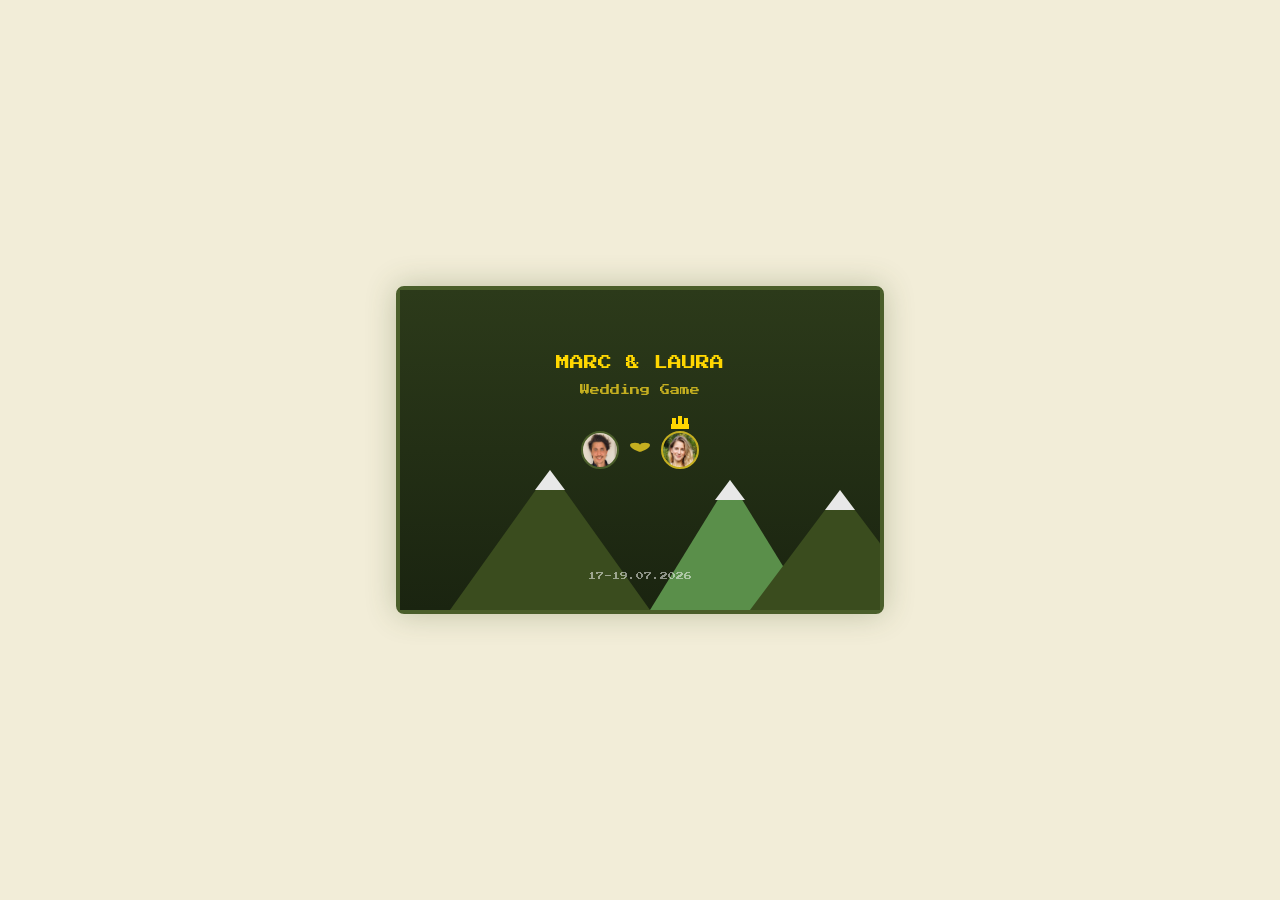
<file: game.html>
<!DOCTYPE html>
<html lang="en">
<head>
<meta charset="UTF-8">
<meta name="viewport" content="width=device-width, initial-scale=1.0, user-scalable=no">
<title>Marc & Laura Wedding Game</title>
<link href="https://fonts.googleapis.com/css2?family=Press+Start+2P&display=swap" rel="stylesheet">
<style>
* { margin: 0; padding: 0; box-sizing: border-box; }
body {
  background: #F2EDD8;
  display: flex;
  flex-direction: column;
  align-items: center;
  justify-content: center;
  min-height: 100vh;
  font-family: 'Press Start 2P', monospace;
  overflow: hidden;
  touch-action: none;
  -webkit-touch-callout: none;
  -webkit-user-select: none;
  user-select: none;
}
#gameContainer {
  position: relative;
  border: 4px solid #4A5E2A;
  border-radius: 8px;
  box-shadow: 0 0 30px rgba(74, 94, 42, 0.3);
}
canvas {
  display: block;
  image-rendering: pixelated;
  image-rendering: crisp-edges;
}
#mobileControls {
  display: none;
  width: 100%;
  max-width: 480px;
  margin-top: 10px;
  justify-content: space-between;
  align-items: center;
  padding: 0 10px;
}
.ctrl-group {
  display: flex;
  gap: 8px;
}
.ctrl-btn {
  width: 60px;
  height: 60px;
  background: rgba(255,255,255,0.15);
  border: 2px solid rgba(255,255,255,0.3);
  border-radius: 12px;
  color: #fff;
  font-family: 'Press Start 2P', monospace;
  font-size: 18px;
  display: flex;
  align-items: center;
  justify-content: center;
  cursor: pointer;
  -webkit-tap-highlight-color: transparent;
}
.ctrl-btn:active, .ctrl-btn.active {
  background: rgba(255,255,255,0.35);
}
.jump-btn {
  width: 80px;
  height: 80px;
  font-size: 14px;
}
@media (max-width: 520px) {
  #mobileControls { display: flex; }
}
</style>
</head>
<body>
<div id="gameContainer">
  <canvas id="game"></canvas>
</div>
<div id="mobileControls">
  <div class="ctrl-group">
    <button class="ctrl-btn" id="btnLeft">&#9664;</button>
    <button class="ctrl-btn" id="btnRight">&#9654;</button>
  </div>
  <button class="ctrl-btn jump-btn" id="btnJump">JUMP</button>
</div>

<script>
// ============================================================
// Marc & Laura Wedding Game
// ============================================================
const canvas = document.getElementById('game');
const ctx = canvas.getContext('2d');

// Canvas sizing
const BASE_W = 480, BASE_H = 320;
canvas.width = BASE_W;
canvas.height = BASE_H;

// Scale canvas for mobile
function resizeCanvas() {
  const maxW = Math.min(window.innerWidth - 16, 480);
  const scale = maxW / BASE_W;
  canvas.style.width = (BASE_W * scale) + 'px';
  canvas.style.height = (BASE_H * scale) + 'px';
}
resizeCanvas();
window.addEventListener('resize', resizeCanvas);

// ============================================================
// AUDIO — Web Audio API
// ============================================================
let audioCtx = null;
function ensureAudio() {
  if (!audioCtx) audioCtx = new (window.AudioContext || window.webkitAudioContext)();
}

function playBeep(freq, duration, type='square', vol=0.12) {
  ensureAudio();
  const osc = audioCtx.createOscillator();
  const gain = audioCtx.createGain();
  osc.type = type;
  osc.frequency.value = freq;
  gain.gain.value = vol;
  gain.gain.exponentialRampToValueAtTime(0.001, audioCtx.currentTime + duration);
  osc.connect(gain);
  gain.connect(audioCtx.destination);
  osc.start();
  osc.stop(audioCtx.currentTime + duration);
}

function playCoinSound() { playBeep(988, 0.08); setTimeout(() => playBeep(1319, 0.15), 80); }
function playJumpSound() { playBeep(260, 0.1, 'triangle', 0.1); setTimeout(() => playBeep(520, 0.12, 'triangle', 0.08), 50); }
function playDeathSound() { playBeep(200, 0.2); setTimeout(() => playBeep(150, 0.3), 200); }
function playFlagSound() { [0,100,200,300,400].forEach((d,i) => setTimeout(() => playBeep(440+i*110, 0.15), d)); }
function playWinSound() {
  const notes = [523, 659, 784, 1047, 784, 1047];
  notes.forEach((n, i) => setTimeout(() => playBeep(n, 0.2, 'square', 0.1), i * 150));
}

// Background music
let musicPlaying = false;
let musicInterval = null;
const MELODY = [
  262, 262, 0, 262, 0, 196, 262, 0, 330, 0, 0, 0, 165, 0, 0, 0,
  196, 0, 0, 131, 0, 0, 165, 0, 0, 220, 0, 247, 0, 233, 220, 0,
  196, 262, 330, 349, 0, 330, 0, 262, 220, 247, 196, 0, 0, 0, 0, 0
];
let melodyIdx = 0;

function startMusic() {
  if (musicPlaying) return;
  musicPlaying = true;
  melodyIdx = 0;
  musicInterval = setInterval(() => {
    if (!musicPlaying) return;
    const note = MELODY[melodyIdx % MELODY.length];
    if (note > 0) playBeep(note, 0.1, 'square', 0.04);
    melodyIdx++;
  }, 140);
}

function stopMusic() {
  musicPlaying = false;
  if (musicInterval) clearInterval(musicInterval);
  musicInterval = null;
}

// ============================================================
// INPUT
// ============================================================
const keys = {};
document.addEventListener('keydown', e => {
  keys[e.code] = true;
  if (['Space','ArrowUp','ArrowDown','ArrowLeft','ArrowRight'].includes(e.code)) e.preventDefault();
  ensureAudio();
});
document.addEventListener('keyup', e => { keys[e.code] = false; });

// Mobile controls
const mobileState = { left: false, right: false, jump: false };

function setupMobileBtn(id, key) {
  const btn = document.getElementById(id);
  const setActive = (active) => {
    mobileState[key] = active;
    btn.classList.toggle('active', active);
    if (active) ensureAudio();
  };
  btn.addEventListener('touchstart', e => { e.preventDefault(); setActive(true); });
  btn.addEventListener('touchend', e => { e.preventDefault(); setActive(false); });
  btn.addEventListener('touchcancel', e => { e.preventDefault(); setActive(false); });
  btn.addEventListener('mousedown', e => { e.preventDefault(); setActive(true); });
  btn.addEventListener('mouseup', e => { e.preventDefault(); setActive(false); });
  btn.addEventListener('mouseleave', e => { setActive(false); });
}
setupMobileBtn('btnLeft', 'left');
setupMobileBtn('btnRight', 'right');
setupMobileBtn('btnJump', 'jump');

function isLeft() { return keys.ArrowLeft || keys.KeyA || mobileState.left; }
function isRight() { return keys.ArrowRight || keys.KeyD || mobileState.right; }
function isJump() { return keys.ArrowUp || keys.Space || keys.KeyW || mobileState.jump; }

// ============================================================
// COLORS
// ============================================================
const COL = {
  sky1: '#c8daa8', sky2: '#b0d488', sky3: '#2c3a1a',
  ground1: '#4A5E2A', ground2: '#3a4c1e', ground3: '#2c3a1a',
  plat1: '#6b7a3a', plat2: '#4A5E2A', plat3: '#3a4c1e',
  mountain: '#4A5E2A', village: '#c5af20', castle: '#3a4c1e',
  coin: '#c5af20', enemy: '#cc3333', flag: '#4A5E2A',
  marc: '#4A5E2A', laura: '#c5af20',
  heart: '#c5af20', text: '#F2EDD8',
  darkOutline: '#2c3a1a',
};

// ============================================================
// GAME STATE
// ============================================================
const GRAVITY = 0.45;
const TILE = 32;
const PLAYER_W = 24, PLAYER_H = 28;

// Load profile pics
const marcImg = new Image();
marcImg.src = 'mario_game/Marc_Profile_Pic.png';
let marcImgLoaded = false;
marcImg.onload = () => { marcImgLoaded = true; };

const lauraImg = new Image();
lauraImg.src = 'mario_game/Laura_Pic.png';
let lauraImgLoaded = false;
lauraImg.onload = () => { lauraImgLoaded = true; };

let state = 'title'; // title, playing, dying, gameover, levelclear, win
let level = 1;
let score = 0;
let lives = 3;
let camera = { x: 0 };
let player, platforms, coins, enemies, movingPlatforms, flagpole, laura;
let deathTimer = 0;
let clearTimer = 0;
let winTimer = 0;
let confetti = [];
let fireworks = [];

// ============================================================
// LEVEL GENERATION
// ============================================================
function generateLevel(lvl) {
  player = { x: 40, y: 200, vx: 0, vy: 0, w: PLAYER_W, h: PLAYER_H, onGround: false, facing: 1, jumpHeld: false };
  camera.x = 0;
  platforms = [];
  coins = [];
  enemies = [];
  movingPlatforms = [];
  flagpole = null;
  laura = null;

  // Ground
  const LEVEL_W = lvl === 1 ? 1400 : lvl === 2 ? 1800 : 2000;

  if (lvl === 1) {
    // ---- LEVEL 1: Wolfgangsee ----
    addGround(0, 500);
    addGround(550, 1000);
    addGround(1050, LEVEL_W);

    addPlatform(200, 220, 120);
    addPlatform(400, 190, 100);
    addPlatform(600, 200, 100);
    addPlatform(850, 180, 100);
    addPlatform(1100, 200, 100);

    // Coins (10)
    addCoin(220, 190); addCoin(280, 190);
    addCoin(420, 160); addCoin(470, 160);
    addCoin(620, 170); addCoin(670, 170);
    addCoin(870, 150); addCoin(920, 150);
    addCoin(1120, 170); addCoin(1170, 170);

    // Enemies (3)
    enemies.push({ x: 350, y: 0, w: 24, h: 24, vx: -0.8, startX: 300, endX: 480, alive: true });
    enemies.push({ x: 750, y: 0, w: 24, h: 24, vx: -0.8, startX: 560, endX: 780, alive: true });
    enemies.push({ x: 1150, y: 0, w: 24, h: 24, vx: -0.8, startX: 1060, endX: 1250, alive: true });

    flagpole = { x: LEVEL_W - 80, y: 168, h: 120 };

  } else if (lvl === 2) {
    // ---- LEVEL 2: Berlin ----
    addGround(0, 400);
    addGround(460, 850);
    addGround(920, 1300);
    addGround(1380, LEVEL_W);

    addPlatform(280, 210, 90);
    addPlatform(500, 190, 100);
    addPlatform(750, 180, 90);
    addPlatform(1000, 200, 100);
    addPlatform(1250, 180, 90);
    addPlatform(1500, 200, 100);

    // Moving platforms
    movingPlatforms.push({ x: 420, y: 200, w: 70, h: 12, vx: 1, startX: 400, endX: 460 });
    movingPlatforms.push({ x: 880, y: 190, w: 70, h: 12, vx: -1, startX: 850, endX: 920 });

    // Coins (10)
    addCoin(300, 180); addCoin(350, 180);
    addCoin(520, 160); addCoin(570, 160);
    addCoin(770, 150); addCoin(820, 150);
    addCoin(1020, 170); addCoin(1070, 170);
    addCoin(1520, 170); addCoin(1570, 170);

    // Enemies (5)
    enemies.push({ x: 500, y: 0, w: 24, h: 24, vx: -0.8, startX: 470, endX: 600, alive: true });
    enemies.push({ x: 750, y: 0, w: 24, h: 24, vx: -1, startX: 700, endX: 830, alive: true });
    enemies.push({ x: 1000, y: 0, w: 24, h: 24, vx: -0.8, startX: 930, endX: 1100, alive: true });
    enemies.push({ x: 1300, y: 0, w: 24, h: 24, vx: -1, startX: 1250, endX: 1380, alive: true });
    enemies.push({ x: 1550, y: 0, w: 24, h: 24, vx: -0.8, startX: 1400, endX: 1600, alive: true });

    flagpole = { x: LEVEL_W - 80, y: 168, h: 120 };

  } else {
    // ---- LEVEL 3: Ansitz Wartenfels (Castle) ----
    addGround(0, 350);
    addGround(420, 700);
    addGround(780, 1100);
    addGround(1200, 1550);
    addGround(1650, LEVEL_W);

    addPlatform(250, 210, 80);
    addPlatform(450, 180, 80);
    addPlatform(650, 200, 80);
    addPlatform(850, 170, 80);
    addPlatform(1050, 200, 80);
    addPlatform(1300, 180, 80);
    addPlatform(1550, 200, 80);
    addPlatform(1750, 170, 80);

    // Moving platforms
    movingPlatforms.push({ x: 380, y: 200, w: 65, h: 12, vx: 1, startX: 350, endX: 420 });
    movingPlatforms.push({ x: 740, y: 190, w: 65, h: 12, vx: -1, startX: 700, endX: 780 });
    movingPlatforms.push({ x: 1150, y: 180, w: 65, h: 12, vx: 1, startX: 1100, endX: 1200 });

    // Coins (10)
    addCoin(270, 180); addCoin(320, 180);
    addCoin(470, 150); addCoin(520, 150);
    addCoin(670, 170); addCoin(870, 140);
    addCoin(1070, 170); addCoin(1320, 150);
    addCoin(1570, 170); addCoin(1770, 140);

    // Enemies (6)
    enemies.push({ x: 450, y: 0, w: 24, h: 24, vx: -1, startX: 430, endX: 560, alive: true });
    enemies.push({ x: 700, y: 0, w: 24, h: 24, vx: -1, startX: 650, endX: 780, alive: true });
    enemies.push({ x: 950, y: 0, w: 24, h: 24, vx: -0.8, startX: 900, endX: 1050, alive: true });
    enemies.push({ x: 1250, y: 0, w: 24, h: 24, vx: -1, startX: 1210, endX: 1380, alive: true });
    enemies.push({ x: 1550, y: 0, w: 24, h: 24, vx: -1, startX: 1500, endX: 1650, alive: true });
    enemies.push({ x: 1780, y: 0, w: 24, h: 24, vx: -1, startX: 1660, endX: 1850, alive: true });

    // Laura at the end instead of flagpole
    laura = { x: LEVEL_W - 70, y: 257, w: 24, h: 30 };
  }

  // Position enemies on ground
  enemies.forEach(e => {
    e.y = getGroundY(e.x) - e.h;
  });
}

function addGround(x1, x2) {
  platforms.push({ x: x1, y: BASE_H - 32, w: x2 - x1, h: 40, isGround: true });
}

function addPlatform(x, y, w) {
  platforms.push({ x, y, w, h: 14, isGround: false });
}

function addCoin(x, y) {
  coins.push({ x, y, w: 14, h: 14, collected: false, bobOffset: Math.random() * Math.PI * 2 });
}

function getGroundY(x) {
  for (const p of platforms) {
    if (p.isGround && x >= p.x && x <= p.x + p.w) return p.y;
  }
  return BASE_H;
}

// ============================================================
// DRAWING HELPERS
// ============================================================
function drawPixelRect(x, y, w, h, color) {
  ctx.fillStyle = color;
  ctx.fillRect(Math.floor(x - camera.x), Math.floor(y), Math.floor(w), Math.floor(h));
}

function drawText(text, x, y, size=8, color='#fff', align='left') {
  ctx.fillStyle = color;
  ctx.font = size + 'px "Press Start 2P"';
  ctx.textAlign = align;
  ctx.fillText(text, x, y);
}

// ============================================================
// BACKGROUND DRAWING
// ============================================================
function drawBackground(lvl) {
  if (lvl === 1) {
    // Sky gradient — lake
    const grad = ctx.createLinearGradient(0, 0, 0, BASE_H);
    grad.addColorStop(0, '#5dade2');
    grad.addColorStop(0.5, '#87CEEB');
    grad.addColorStop(1, '#a8d8a8');
    ctx.fillStyle = grad;
    ctx.fillRect(0, 0, BASE_W, BASE_H);

    // Mountains (parallax)
    ctx.fillStyle = '#5a8f4a';
    const mx = -(camera.x * 0.2) % 600;
    for (let i = -1; i < 3; i++) {
      drawMountain(mx + i * 300, 160, 180, 120);
      drawMountain(mx + i * 300 + 150, 170, 140, 100);
    }

    // Lake
    ctx.fillStyle = 'rgba(70, 150, 210, 0.4)';
    ctx.fillRect(0, BASE_H - 60, BASE_W, 28);

  } else if (lvl === 2) {
    // Berlin — urban sky, grey-blue
    const grad = ctx.createLinearGradient(0, 0, 0, BASE_H);
    grad.addColorStop(0, '#6a8aaa');
    grad.addColorStop(0.5, '#8aaabb');
    grad.addColorStop(1, '#5a6a7a');
    ctx.fillStyle = grad;
    ctx.fillRect(0, 0, BASE_W, BASE_H);

    // Berlin skyline (parallax)
    const bx = -(camera.x * 0.12) % 600;

    // TV Tower (Fernsehturm)
    ctx.fillStyle = '#556';
    const tvx = bx + 200;
    ctx.fillRect(tvx + 3, 80, 6, 200); // shaft
    ctx.fillStyle = '#667';
    ctx.beginPath(); // sphere
    ctx.arc(tvx + 6, 120, 14, 0, Math.PI * 2);
    ctx.fill();
    ctx.fillStyle = '#778';
    ctx.beginPath(); // observation ring
    ctx.arc(tvx + 6, 120, 10, 0, Math.PI * 2);
    ctx.fill();
    ctx.fillStyle = '#556';
    ctx.fillRect(tvx + 4, 60, 4, 22); // antenna
    ctx.fillRect(tvx + 5, 40, 2, 22);

    // Buildings / blocks
    ctx.fillStyle = '#4a4a58';
    for (let i = -1; i < 5; i++) {
      const bldgX = bx + i * 140;
      ctx.fillRect(bldgX, 190, 55, 90);
      ctx.fillRect(bldgX + 65, 210, 45, 70);
      // Windows (lit)
      ctx.fillStyle = '#ffe880';
      for (let wy = 0; wy < 3; wy++) {
        for (let wx = 0; wx < 3; wx++) {
          if (Math.sin(i * 7 + wy * 3 + wx * 5) > -0.3) {
            ctx.fillRect(bldgX + 8 + wx * 16, 198 + wy * 18, 8, 8);
          }
        }
      }
      ctx.fillStyle = '#4a4a58';
    }

    // Brandenburg Gate silhouette
    ctx.fillStyle = '#3a3a48';
    const gx = bx + 420;
    // Pillars
    for (let p = 0; p < 5; p++) {
      ctx.fillRect(gx + p * 12, 200, 6, 60);
    }
    // Top beam
    ctx.fillRect(gx - 4, 194, 64, 8);
    // Quadriga on top
    ctx.fillRect(gx + 16, 184, 24, 10);
    ctx.fillRect(gx + 22, 176, 12, 10);

  } else {
    // Castle — dark atmosphere
    const grad = ctx.createLinearGradient(0, 0, 0, BASE_H);
    grad.addColorStop(0, '#1a1a30');
    grad.addColorStop(0.5, '#2c2c48');
    grad.addColorStop(1, '#3a3a52');
    ctx.fillStyle = grad;
    ctx.fillRect(0, 0, BASE_W, BASE_H);

    // Castle walls (parallax)
    const wx = -(camera.x * 0.1) % 400;
    ctx.fillStyle = '#4a4a5e';
    for (let i = -1; i < 4; i++) {
      drawCastleWall(wx + i * 200, 130, 80, 150);
    }

    // Torches
    ctx.fillStyle = '#ff8833';
    const tx = -(camera.x * 0.1) % 400;
    for (let i = -1; i < 4; i++) {
      const flickr = Math.sin(Date.now() / 100 + i) * 3;
      ctx.beginPath();
      ctx.arc(tx + i * 200 + 40, 170 + flickr, 5 + Math.sin(Date.now()/80 + i)*2, 0, Math.PI*2);
      ctx.fill();
    }
  }
}

function drawMountain(x, y, w, h) {
  ctx.beginPath();
  ctx.moveTo(x, y + h);
  ctx.lineTo(x + w/2, y);
  ctx.lineTo(x + w, y + h);
  ctx.closePath();
  ctx.fill();
  // Snow cap
  ctx.fillStyle = '#e8e8e8';
  ctx.beginPath();
  ctx.moveTo(x + w/2 - 15, y + 20);
  ctx.lineTo(x + w/2, y);
  ctx.lineTo(x + w/2 + 15, y + 20);
  ctx.closePath();
  ctx.fill();
  ctx.fillStyle = '#5a8f4a';
}

function drawHouse(x, y, w, h) {
  ctx.fillRect(x, y, w, h);
  // Roof
  ctx.fillStyle = '#8a4a2a';
  ctx.beginPath();
  ctx.moveTo(x - 5, y);
  ctx.lineTo(x + w/2, y - 20);
  ctx.lineTo(x + w + 5, y);
  ctx.closePath();
  ctx.fill();
  // Window
  ctx.fillStyle = '#ffe880';
  ctx.fillRect(x + w/2 - 5, y + 15, 10, 10);
  ctx.fillStyle = '#d4a574';
}

function drawCastleWall(x, y, w, h) {
  ctx.fillRect(x, y, w, h);
  // Battlements
  for (let i = 0; i < w; i += 16) {
    ctx.fillRect(x + i, y - 12, 10, 12);
  }
  // Window slit
  ctx.fillStyle = '#2a2a40';
  ctx.fillRect(x + w/2 - 3, y + 20, 6, 18);
  ctx.fillStyle = '#4a4a5e';
}

// ============================================================
// DRAW ENTITIES
// ============================================================
function drawPlayer() {
  const px = Math.floor(player.x - camera.x);
  const py = Math.floor(player.y);

  if (marcImgLoaded) {
    // Draw profile pic as circular avatar
    ctx.save();
    ctx.beginPath();
    ctx.arc(px + player.w/2, py + player.h/2, player.w/2, 0, Math.PI * 2);
    ctx.closePath();
    ctx.clip();
    // Flip image if facing left
    if (player.facing < 0) {
      ctx.translate(px + player.w, py);
      ctx.scale(-1, 1);
      ctx.drawImage(marcImg, 0, 0, player.w, player.h);
    } else {
      ctx.drawImage(marcImg, px, py, player.w, player.h);
    }
    ctx.restore();
    // Outline ring
    ctx.strokeStyle = COL.marc;
    ctx.lineWidth = 2;
    ctx.beginPath();
    ctx.arc(px + player.w/2, py + player.h/2, player.w/2, 0, Math.PI * 2);
    ctx.stroke();
  } else {
    // Fallback: orange square with M
    ctx.fillStyle = COL.marc;
    ctx.fillRect(px, py, player.w, player.h);
    ctx.strokeStyle = COL.darkOutline;
    ctx.lineWidth = 1;
    ctx.strokeRect(px, py, player.w, player.h);
    ctx.fillStyle = '#fff';
    ctx.font = '10px "Press Start 2P"';
    ctx.textAlign = 'center';
    ctx.fillText('M', px + player.w/2, py + 18);
  }
}

function drawLaura() {
  if (!laura) return;
  const lx = Math.floor(laura.x - camera.x);
  const ly = Math.floor(laura.y);

  if (lauraImgLoaded) {
    ctx.save();
    ctx.beginPath();
    ctx.arc(lx + laura.w/2, ly + laura.h/2, laura.w/2, 0, Math.PI * 2);
    ctx.closePath();
    ctx.clip();
    ctx.drawImage(lauraImg, lx, ly, laura.w, laura.h);
    ctx.restore();
    ctx.strokeStyle = COL.laura;
    ctx.lineWidth = 2;
    ctx.beginPath();
    ctx.arc(lx + laura.w/2, ly + laura.h/2, laura.w/2, 0, Math.PI * 2);
    ctx.stroke();
  } else {
    ctx.fillStyle = COL.laura;
    ctx.fillRect(lx, ly, laura.w, laura.h);
    ctx.strokeStyle = COL.darkOutline;
    ctx.lineWidth = 1;
    ctx.strokeRect(lx, ly, laura.w, laura.h);
    ctx.fillStyle = '#fff';
    ctx.font = '10px "Press Start 2P"';
    ctx.textAlign = 'center';
    ctx.fillText('L', lx + laura.w/2, ly + 20);
  }

  // Crown on top
  ctx.fillStyle = '#FFD700';
  ctx.fillRect(lx + 4, ly - 6, 16, 4);
  ctx.fillRect(lx + 5, ly - 10, 3, 4);
  ctx.fillRect(lx + 10, ly - 10, 3, 4);
  ctx.fillRect(lx + 15, ly - 10, 3, 4);
}

function drawPlatforms() {
  for (const p of platforms) {
    const px = Math.floor(p.x - camera.x);
    if (px > BASE_W + 10 || px + p.w < -10) continue;

    if (p.isGround) {
      ctx.fillStyle = level === 1 ? COL.ground1 : level === 2 ? COL.ground2 : COL.ground3;
      ctx.fillRect(px, Math.floor(p.y), Math.ceil(p.w), p.h);
      // Grass top for levels 1 & 2
      if (level <= 2) {
        ctx.fillStyle = level === 1 ? '#7ab85a' : '#8a8a94';
        ctx.fillRect(px, Math.floor(p.y), Math.ceil(p.w), 4);
      }
      // Brick pattern
      ctx.strokeStyle = 'rgba(0,0,0,0.15)';
      ctx.lineWidth = 1;
      for (let bx = p.x; bx < p.x + p.w; bx += 24) {
        const bpx = Math.floor(bx - camera.x);
        ctx.strokeRect(bpx, Math.floor(p.y) + 5, 24, 10);
      }
    } else {
      ctx.fillStyle = level === 1 ? COL.plat1 : level === 2 ? COL.plat2 : COL.plat3;
      ctx.fillRect(px, Math.floor(p.y), Math.ceil(p.w), p.h);
      ctx.strokeStyle = 'rgba(0,0,0,0.2)';
      ctx.lineWidth = 1;
      ctx.strokeRect(px, Math.floor(p.y), Math.ceil(p.w), p.h);
      // Highlight
      ctx.fillStyle = 'rgba(255,255,255,0.15)';
      ctx.fillRect(px, Math.floor(p.y), Math.ceil(p.w), 3);
    }
  }
}

function drawMovingPlatforms() {
  for (const mp of movingPlatforms) {
    const px = Math.floor(mp.x - camera.x);
    ctx.fillStyle = '#aa8855';
    ctx.fillRect(px, Math.floor(mp.y), mp.w, mp.h);
    ctx.strokeStyle = 'rgba(0,0,0,0.3)';
    ctx.strokeRect(px, Math.floor(mp.y), mp.w, mp.h);
    // Arrows
    ctx.fillStyle = 'rgba(255,255,255,0.3)';
    ctx.fillRect(px + 5, Math.floor(mp.y) + 3, 8, 2);
    ctx.fillRect(px + mp.w - 13, Math.floor(mp.y) + 3, 8, 2);
  }
}

function drawCoins() {
  const t = Date.now() / 300;
  for (const c of coins) {
    if (c.collected) continue;
    const cx = Math.floor(c.x - camera.x);
    const bob = Math.sin(t + c.bobOffset) * 3;
    const cy = Math.floor(c.y + bob);
    if (cx > BASE_W + 10 || cx < -20) continue;

    // Coin body
    ctx.fillStyle = COL.coin;
    ctx.beginPath();
    ctx.arc(cx + 7, cy + 7, 7, 0, Math.PI * 2);
    ctx.fill();
    // Inner shine
    ctx.fillStyle = '#ffe066';
    ctx.beginPath();
    ctx.arc(cx + 6, cy + 6, 3, 0, Math.PI * 2);
    ctx.fill();
    // Outline
    ctx.strokeStyle = '#b8960a';
    ctx.lineWidth = 1;
    ctx.beginPath();
    ctx.arc(cx + 7, cy + 7, 7, 0, Math.PI * 2);
    ctx.stroke();
  }
}

function drawEnemies() {
  for (const e of enemies) {
    if (!e.alive) continue;
    const ex = Math.floor(e.x - camera.x);
    if (ex > BASE_W + 30 || ex < -30) continue;

    // Body
    ctx.fillStyle = COL.enemy;
    ctx.fillRect(ex, Math.floor(e.y), e.w, e.h);
    ctx.strokeStyle = '#8a1111';
    ctx.lineWidth = 1;
    ctx.strokeRect(ex, Math.floor(e.y), e.w, e.h);

    // Angry eyes
    ctx.fillStyle = '#fff';
    ctx.fillRect(ex + 4, Math.floor(e.y) + 6, 5, 5);
    ctx.fillRect(ex + 14, Math.floor(e.y) + 6, 5, 5);
    ctx.fillStyle = '#000';
    ctx.fillRect(ex + 5 + (e.vx < 0 ? 0 : 2), Math.floor(e.y) + 8, 2, 2);
    ctx.fillRect(ex + 15 + (e.vx < 0 ? 0 : 2), Math.floor(e.y) + 8, 2, 2);
    // Angry brows
    ctx.fillStyle = '#600';
    if (e.vx < 0) {
      ctx.fillRect(ex + 3, Math.floor(e.y) + 4, 6, 2);
      ctx.fillRect(ex + 13, Math.floor(e.y) + 5, 6, 2);
    } else {
      ctx.fillRect(ex + 4, Math.floor(e.y) + 5, 6, 2);
      ctx.fillRect(ex + 14, Math.floor(e.y) + 4, 6, 2);
    }
  }
}

function drawFlagpole() {
  if (!flagpole) return;
  const fx = Math.floor(flagpole.x - camera.x);
  // Pole
  ctx.fillStyle = '#888';
  ctx.fillRect(fx + 4, Math.floor(flagpole.y), 4, flagpole.h);
  // Flag
  ctx.fillStyle = COL.flag;
  ctx.beginPath();
  ctx.moveTo(fx + 8, Math.floor(flagpole.y));
  ctx.lineTo(fx + 40, Math.floor(flagpole.y) + 15);
  ctx.lineTo(fx + 8, Math.floor(flagpole.y) + 30);
  ctx.closePath();
  ctx.fill();
  // Ball on top
  ctx.fillStyle = '#FFD700';
  ctx.beginPath();
  ctx.arc(fx + 6, Math.floor(flagpole.y) - 4, 5, 0, Math.PI * 2);
  ctx.fill();
}

// ============================================================
// UI
// ============================================================
function drawUI() {
  // Semi-transparent bar
  ctx.fillStyle = 'rgba(0,0,0,0.5)';
  ctx.fillRect(0, 0, BASE_W, 24);

  // Score
  drawText('SCORE ' + score, 8, 16, 8, '#fff');

  // Lives as Marc heads
  for (let i = 0; i < lives; i++) {
    const lx = BASE_W/2 - 22 + i * 20;
    const ly = 5;
    if (marcImgLoaded) {
      ctx.save();
      ctx.beginPath();
      ctx.arc(lx + 7, ly + 7, 7, 0, Math.PI * 2);
      ctx.closePath();
      ctx.clip();
      ctx.drawImage(marcImg, lx, ly, 14, 14);
      ctx.restore();
      ctx.strokeStyle = COL.marc;
      ctx.lineWidth = 1;
      ctx.beginPath();
      ctx.arc(lx + 7, ly + 7, 7, 0, Math.PI * 2);
      ctx.stroke();
    } else {
      drawHeart(lx + 7, ly, 7);
    }
  }

  // Level
  const lvlNames = ['', 'Wolfgangsee', 'Berlin', 'Wartenfels'];
  drawText(lvlNames[level], BASE_W - 8, 16, 7, '#fff', 'right');
}

function drawHeart(x, y, s) {
  ctx.fillStyle = COL.heart;
  ctx.beginPath();
  ctx.moveTo(x, y + s * 0.3);
  ctx.bezierCurveTo(x, y, x + s, y, x + s, y + s * 0.3);
  ctx.bezierCurveTo(x + s, y + s * 0.7, x, y + s, x, y + s);
  ctx.bezierCurveTo(x, y + s, x - s, y + s * 0.7, x - s, y + s * 0.3);
  ctx.bezierCurveTo(x - s, y, x, y, x, y + s * 0.3);
  ctx.fill();
}

// ============================================================
// CONFETTI & FIREWORKS
// ============================================================
function spawnConfetti() {
  confetti = [];
  for (let i = 0; i < 120; i++) {
    confetti.push({
      x: Math.random() * BASE_W,
      y: Math.random() * -BASE_H,
      vx: (Math.random() - 0.5) * 2,
      vy: Math.random() * 2 + 1,
      color: ['#ff4444','#44ff44','#4444ff','#ffff44','#ff44ff','#44ffff','#FFD700','#c5af20'][Math.floor(Math.random()*8)],
      size: Math.random() * 4 + 2,
      rot: Math.random() * 360
    });
  }
}

function updateConfetti() {
  for (const c of confetti) {
    c.x += c.vx;
    c.y += c.vy;
    c.rot += 3;
    if (c.y > BASE_H + 10) { c.y = -10; c.x = Math.random() * BASE_W; }
  }
}

function drawConfetti() {
  for (const c of confetti) {
    ctx.save();
    ctx.translate(c.x, c.y);
    ctx.rotate(c.rot * Math.PI / 180);
    ctx.fillStyle = c.color;
    ctx.fillRect(-c.size/2, -c.size/2, c.size, c.size * 0.6);
    ctx.restore();
  }
}

function spawnFirework(x, y) {
  for (let i = 0; i < 20; i++) {
    const angle = (Math.PI * 2 / 20) * i;
    const speed = 1.5 + Math.random() * 1.5;
    fireworks.push({
      x, y,
      vx: Math.cos(angle) * speed,
      vy: Math.sin(angle) * speed,
      life: 40 + Math.random() * 20,
      color: ['#ff4444','#FFD700','#c5af20','#44ff44','#44aaff'][Math.floor(Math.random()*5)],
      size: 2 + Math.random() * 2
    });
  }
}

function updateFireworks() {
  for (let i = fireworks.length - 1; i >= 0; i--) {
    const f = fireworks[i];
    f.x += f.vx;
    f.y += f.vy;
    f.vy += 0.04;
    f.life--;
    if (f.life <= 0) fireworks.splice(i, 1);
  }
}

function drawFireworks() {
  for (const f of fireworks) {
    ctx.globalAlpha = Math.min(1, f.life / 15);
    ctx.fillStyle = f.color;
    ctx.fillRect(f.x - f.size/2, f.y - f.size/2, f.size, f.size);
  }
  ctx.globalAlpha = 1;
}

// ============================================================
// COLLISION
// ============================================================
function rectOverlap(a, b) {
  return a.x < b.x + b.w && a.x + a.w > b.x && a.y < b.y + b.h && a.y + a.h > b.y;
}

function resolveCollision(entity, allPlatforms) {
  entity.onGround = false;
  let onMovingPlat = null;

  for (const p of allPlatforms) {
    if (!rectOverlap(entity, p)) continue;

    // Calculate overlap on each side
    const overlapLeft = (entity.x + entity.w) - p.x;
    const overlapRight = (p.x + p.w) - entity.x;
    const overlapTop = (entity.y + entity.h) - p.y;
    const overlapBottom = (p.y + p.h) - entity.y;

    const minOverlap = Math.min(overlapLeft, overlapRight, overlapTop, overlapBottom);

    if (minOverlap === overlapTop && entity.vy >= 0) {
      entity.y = p.y - entity.h;
      entity.vy = 0;
      entity.onGround = true;
      if (p.isMoving) onMovingPlat = p;
    } else if (minOverlap === overlapBottom && entity.vy < 0) {
      entity.y = p.y + p.h;
      entity.vy = 0;
    } else if (minOverlap === overlapLeft) {
      entity.x = p.x - entity.w;
      if (entity.vx > 0) entity.vx = 0;
    } else if (minOverlap === overlapRight) {
      entity.x = p.x + p.w;
      if (entity.vx < 0) entity.vx = 0;
    }
  }

  return onMovingPlat;
}

// ============================================================
// UPDATE
// ============================================================
function update() {
  if (state === 'title') return;
  if (state === 'gameover') return;

  if (state === 'dying') {
    deathTimer++;
    player.vy += GRAVITY * 0.5;
    player.y += player.vy;
    player.x += Math.sin(deathTimer * 0.3) * 2; // spin effect
    if (deathTimer > 60) {
      lives--;
      if (lives <= 0) {
        state = 'gameover';
        stopMusic();
      } else {
        generateLevel(level);
        state = 'playing';
        startMusic();
      }
    }
    return;
  }

  if (state === 'levelclear') {
    clearTimer++;
    if (clearTimer > 90) {
      if (level < 3) {
        level++;
        generateLevel(level);
        state = 'playing';
      } else {
        state = 'win';
        winTimer = 0;
        spawnConfetti();
        stopMusic();
        playWinSound();
      }
    }
    return;
  }

  if (state === 'win') {
    winTimer++;
    updateConfetti();
    updateFireworks();
    if (winTimer % 40 === 0) {
      spawnFirework(Math.random() * BASE_W, Math.random() * BASE_H * 0.5);
    }
    return;
  }

  // ---- PLAYING ----

  // Player horizontal movement
  const accel = 0.5;
  const friction = 0.85;
  const maxSpeed = 3.8;

  if (isLeft()) {
    player.vx -= accel;
    player.facing = -1;
  } else if (isRight()) {
    player.vx += accel;
    player.facing = 1;
  }
  player.vx *= friction;
  if (Math.abs(player.vx) < 0.1) player.vx = 0;
  if (player.vx > maxSpeed) player.vx = maxSpeed;
  if (player.vx < -maxSpeed) player.vx = -maxSpeed;

  // Jump
  if (isJump() && player.onGround && !player.jumpHeld) {
    player.vy = -11.5;
    player.onGround = false;
    player.jumpHeld = true;
    playJumpSound();
  }
  if (!isJump()) {
    player.jumpHeld = false;
    // Variable jump height: cut velocity when releasing
    if (player.vy < -5) player.vy = -5;
  }

  // Gravity
  player.vy += GRAVITY;
  if (player.vy > 10) player.vy = 10;

  // Move
  player.x += player.vx;
  player.y += player.vy;

  // Prevent going left of level start
  if (player.x < 0) player.x = 0;

  // All platforms for collision (static + moving)
  const allPlats = [...platforms, ...movingPlatforms.map(mp => ({...mp, isMoving: true}))];
  const onMoving = resolveCollision(player, allPlats);

  // Move player with moving platform
  if (onMoving) {
    player.x += onMoving.vx;
  }

  // Update moving platforms
  for (const mp of movingPlatforms) {
    mp.x += mp.vx;
    if (mp.x <= mp.startX || mp.x + mp.w >= mp.endX + mp.w) mp.vx *= -1;
  }

  // Update enemies
  for (const e of enemies) {
    if (!e.alive) continue;
    e.x += e.vx;
    if (e.x <= e.startX || e.x >= e.endX) e.vx *= -1;

    // Check collision with player
    if (rectOverlap(player, e)) {
      // Stomp from above
      if (player.vy > 0 && player.y + player.h - e.y < 14) {
        e.alive = false;
        player.vy = -7;
        score += 100;
        playBeep(400, 0.1);
      } else {
        // Player dies
        die();
        return;
      }
    }
  }

  // Coin collection
  for (const c of coins) {
    if (c.collected) continue;
    const bob = Math.sin(Date.now() / 300 + c.bobOffset) * 3;
    const coinRect = { x: c.x, y: c.y + bob, w: c.w, h: c.h };
    if (rectOverlap(player, coinRect)) {
      c.collected = true;
      score += 50;
      playCoinSound();
    }
  }

  // Flagpole
  if (flagpole) {
    const fRect = { x: flagpole.x, y: flagpole.y, w: 12, h: flagpole.h };
    if (rectOverlap(player, fRect)) {
      state = 'levelclear';
      clearTimer = 0;
      score += 200;
      playFlagSound();
    }
  }

  // Laura (level 3 end)
  if (laura && rectOverlap(player, laura)) {
    state = 'levelclear';
    clearTimer = 0;
    score += 500;
    playFlagSound();
  }

  // Fall off screen
  if (player.y > BASE_H + 50) {
    die();
    return;
  }

  // Camera
  const targetCam = player.x - BASE_W / 3;
  camera.x += (targetCam - camera.x) * 0.1;
  if (camera.x < 0) camera.x = 0;
}

function die() {
  state = 'dying';
  deathTimer = 0;
  player.vy = -6;
  stopMusic();
  playDeathSound();
}

// ============================================================
// DRAW
// ============================================================
function draw() {
  ctx.clearRect(0, 0, BASE_W, BASE_H);

  if (state === 'title') {
    drawTitleScreen();
    return;
  }

  if (state === 'gameover') {
    drawGameOverScreen();
    return;
  }

  if (state === 'win') {
    drawWinScreen();
    return;
  }

  // Draw game world
  drawBackground(level);
  drawPlatforms();
  drawMovingPlatforms();
  drawCoins();
  drawEnemies();
  drawFlagpole();
  drawLaura();

  if (state !== 'dying') {
    drawPlayer();
  } else {
    // Spinning death animation
    ctx.save();
    const px = player.x - camera.x + player.w/2;
    const py = player.y + player.h/2;
    ctx.translate(px, py);
    ctx.rotate(deathTimer * 0.25);
    if (marcImgLoaded) {
      ctx.beginPath();
      ctx.arc(0, 0, player.w/2, 0, Math.PI * 2);
      ctx.closePath();
      ctx.clip();
      ctx.drawImage(marcImg, -player.w/2, -player.h/2, player.w, player.h);
    } else {
      ctx.fillStyle = COL.marc;
      ctx.fillRect(-player.w/2, -player.h/2, player.w, player.h);
      ctx.fillStyle = '#fff';
      ctx.font = '10px "Press Start 2P"';
      ctx.textAlign = 'center';
      ctx.fillText('M', 0, 5);
    }
    ctx.restore();
  }

  if (state === 'levelclear') {
    ctx.fillStyle = 'rgba(0,0,0,0.4)';
    ctx.fillRect(0, BASE_H/2 - 30, BASE_W, 60);
    if (level === 3 && clearTimer > 30) {
      drawText('YOU FOUND LAURA!', BASE_W/2, BASE_H/2 + 5, 12, '#c5af20', 'center');
    } else {
      drawText('LEVEL CLEAR!', BASE_W/2, BASE_H/2 + 5, 14, '#FFD700', 'center');
    }
  }

  drawUI();
}

function drawTitleScreen() {
  // Background
  const grad = ctx.createLinearGradient(0, 0, 0, BASE_H);
  grad.addColorStop(0, '#2c3a1a');
  grad.addColorStop(1, '#1a2410');
  ctx.fillStyle = grad;
  ctx.fillRect(0, 0, BASE_W, BASE_H);

  // Decorative mountains
  ctx.fillStyle = '#3a4c1e';
  drawMountain(50, 180, 200, 140);
  drawMountain(250, 190, 160, 130);
  ctx.fillStyle = '#3a4c1e';
  drawMountain(350, 200, 180, 120);

  // Title
  drawText('MARC & LAURA', BASE_W/2, 80, 14, '#FFD700', 'center');
  drawText('Wedding Game', BASE_W/2, 105, 10, '#c5af20', 'center');

  // Characters
  // Marc — profile pic
  if (marcImgLoaded) {
    ctx.save();
    ctx.beginPath();
    ctx.arc(BASE_W/2 - 40, 160, 18, 0, Math.PI * 2);
    ctx.closePath();
    ctx.clip();
    ctx.drawImage(marcImg, BASE_W/2 - 58, 142, 36, 36);
    ctx.restore();
    ctx.strokeStyle = COL.marc;
    ctx.lineWidth = 2;
    ctx.beginPath();
    ctx.arc(BASE_W/2 - 40, 160, 18, 0, Math.PI * 2);
    ctx.stroke();
  } else {
    ctx.fillStyle = COL.marc;
    ctx.fillRect(BASE_W/2 - 55, 140, 30, 40);
    ctx.fillStyle = '#fff';
    ctx.font = '14px "Press Start 2P"';
    ctx.textAlign = 'center';
    ctx.fillText('M', BASE_W/2 - 40, 168);
  }

  // Heart between
  drawHeart(BASE_W/2, 152, 10);

  // Laura — profile pic
  if (lauraImgLoaded) {
    ctx.save();
    ctx.beginPath();
    ctx.arc(BASE_W/2 + 40, 160, 18, 0, Math.PI * 2);
    ctx.closePath();
    ctx.clip();
    ctx.drawImage(lauraImg, BASE_W/2 + 22, 142, 36, 36);
    ctx.restore();
    ctx.strokeStyle = COL.laura;
    ctx.lineWidth = 2;
    ctx.beginPath();
    ctx.arc(BASE_W/2 + 40, 160, 18, 0, Math.PI * 2);
    ctx.stroke();
  } else {
    ctx.fillStyle = COL.laura;
    ctx.fillRect(BASE_W/2 + 25, 140, 30, 40);
    ctx.fillStyle = '#fff';
    ctx.font = '14px "Press Start 2P"';
    ctx.textAlign = 'center';
    ctx.fillText('L', BASE_W/2 + 40, 168);
  }

  // Crown on Laura
  ctx.fillStyle = '#FFD700';
  ctx.fillRect(BASE_W/2 + 31, 134, 18, 5);
  ctx.fillRect(BASE_W/2 + 32, 128, 4, 6);
  ctx.fillRect(BASE_W/2 + 38, 126, 4, 8);
  ctx.fillRect(BASE_W/2 + 44, 128, 4, 6);

  // Prompt
  const blink = Math.sin(Date.now() / 400) > 0;
  if (blink) {
    drawText('PRESS ANY KEY', BASE_W/2, 230, 8, '#fff', 'center');
    drawText('OR TAP TO START', BASE_W/2, 248, 7, '#aaa', 'center');
  }

  // Date
  drawText('17-19.07.2026', BASE_W/2, 290, 8, 'rgba(255,255,255,0.5)', 'center');
}

function drawGameOverScreen() {
  ctx.fillStyle = '#1a0a0a';
  ctx.fillRect(0, 0, BASE_W, BASE_H);

  drawText('GAME OVER', BASE_W/2, 120, 18, '#ff4444', 'center');
  drawText('Score: ' + score, BASE_W/2, 160, 10, '#fff', 'center');

  const blink = Math.sin(Date.now() / 400) > 0;
  if (blink) {
    drawText('PRESS ANY KEY', BASE_W/2, 220, 8, '#fff', 'center');
    drawText('TO TRY AGAIN', BASE_W/2, 240, 8, '#aaa', 'center');
  }
}

function drawWinScreen() {
  // Background
  const grad = ctx.createLinearGradient(0, 0, 0, BASE_H);
  grad.addColorStop(0, '#1a2410');
  grad.addColorStop(1, '#2c3a1a');
  ctx.fillStyle = grad;
  ctx.fillRect(0, 0, BASE_W, BASE_H);

  drawFireworks();
  drawConfetti();

  drawText('You made it!', BASE_W/2, 70, 16, '#FFD700', 'center');
  drawText('Laura & Marc', BASE_W/2, 110, 14, '#c5af20', 'center');
  drawText('17-19.07.2026', BASE_W/2, 145, 12, '#fff', 'center');

  // Characters together
  // Marc — profile pic
  if (marcImgLoaded) {
    ctx.save();
    ctx.beginPath();
    ctx.arc(BASE_W/2 - 22, 188, 16, 0, Math.PI * 2);
    ctx.closePath();
    ctx.clip();
    ctx.drawImage(marcImg, BASE_W/2 - 38, 172, 32, 32);
    ctx.restore();
    ctx.strokeStyle = COL.marc;
    ctx.lineWidth = 2;
    ctx.beginPath();
    ctx.arc(BASE_W/2 - 22, 188, 16, 0, Math.PI * 2);
    ctx.stroke();
  } else {
    ctx.fillStyle = COL.marc;
    ctx.fillRect(BASE_W/2 - 35, 170, 26, 36);
    ctx.fillStyle = '#fff';
    ctx.font = '10px "Press Start 2P"';
    ctx.textAlign = 'center';
    ctx.fillText('M', BASE_W/2 - 22, 194);
  }

  drawHeart(BASE_W/2, 180, 8);

  // Laura — profile pic
  if (lauraImgLoaded) {
    ctx.save();
    ctx.beginPath();
    ctx.arc(BASE_W/2 + 23, 188, 16, 0, Math.PI * 2);
    ctx.closePath();
    ctx.clip();
    ctx.drawImage(lauraImg, BASE_W/2 + 7, 172, 32, 32);
    ctx.restore();
    ctx.strokeStyle = COL.laura;
    ctx.lineWidth = 2;
    ctx.beginPath();
    ctx.arc(BASE_W/2 + 23, 188, 16, 0, Math.PI * 2);
    ctx.stroke();
  } else {
    ctx.fillStyle = COL.laura;
    ctx.fillRect(BASE_W/2 + 10, 170, 26, 36);
    ctx.fillStyle = '#fff';
    ctx.font = '10px "Press Start 2P"';
    ctx.textAlign = 'center';
    ctx.fillText('L', BASE_W/2 + 23, 194);
  }

  // Crown on Laura
  ctx.fillStyle = '#FFD700';
  ctx.fillRect(BASE_W/2 + 14, 166, 18, 4);
  ctx.fillRect(BASE_W/2 + 15, 161, 4, 5);
  ctx.fillRect(BASE_W/2 + 21, 159, 4, 7);
  ctx.fillRect(BASE_W/2 + 27, 161, 4, 5);

  drawText('Score: ' + score, BASE_W/2, 240, 8, '#fff', 'center');

  const blink = Math.sin(Date.now() / 400) > 0;
  if (blink) {
    drawText('PLAY AGAIN?', BASE_W/2, 280, 9, '#fff', 'center');
  }
}

// ============================================================
// GAME LOOP
// ============================================================
function gameLoop() {
  update();
  draw();
  requestAnimationFrame(gameLoop);
}

// Start / restart handlers
function startGame() {
  ensureAudio();
  state = 'playing';
  level = 1;
  score = 0;
  lives = 3;
  generateLevel(level);
  startMusic();
}

function handleStart() {
  if (state === 'title' || state === 'gameover' || state === 'win') {
    startGame();
  }
}

document.addEventListener('keydown', e => {
  if (state === 'title' || state === 'gameover' || state === 'win') {
    handleStart();
  }
});

canvas.addEventListener('touchstart', e => {
  e.preventDefault();
  handleStart();
});

canvas.addEventListener('click', () => {
  handleStart();
});

// Start the game loop
state = 'title';
gameLoop();
</script>
</body>
</html>
</file>
